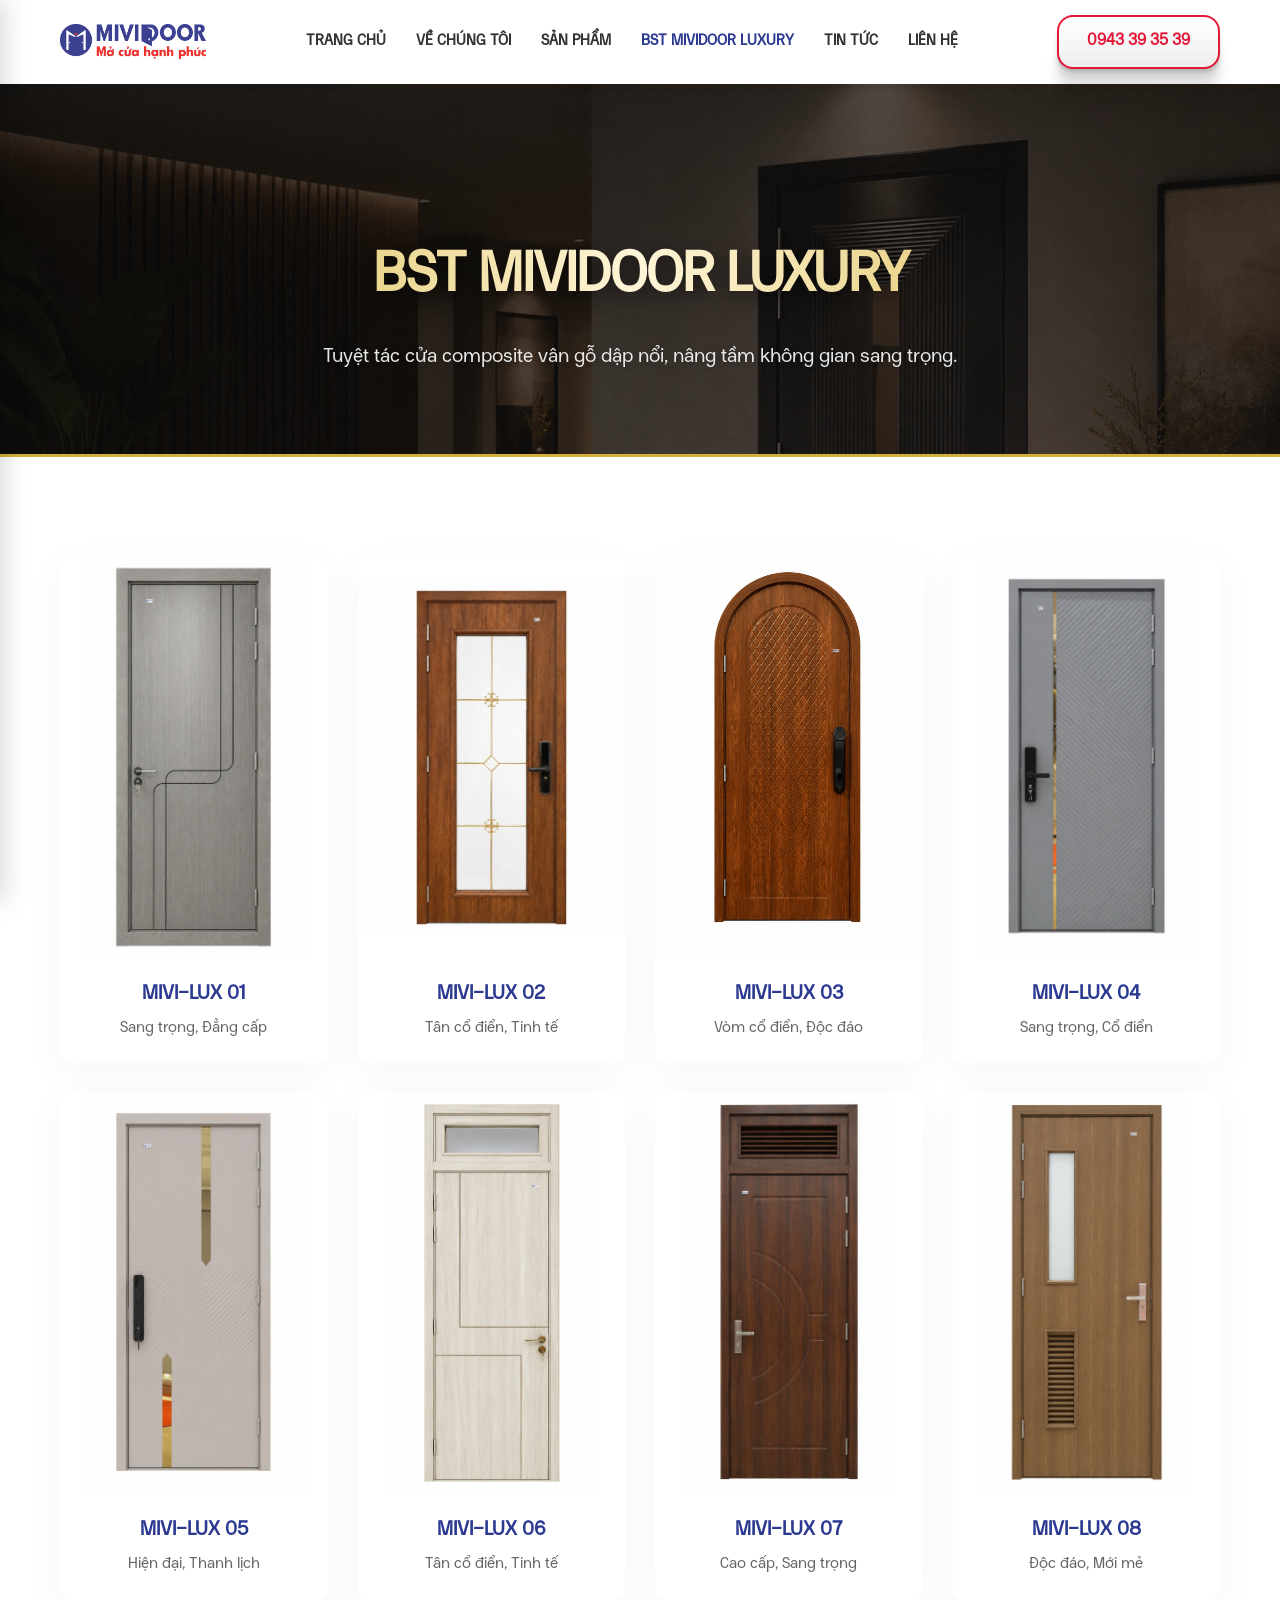
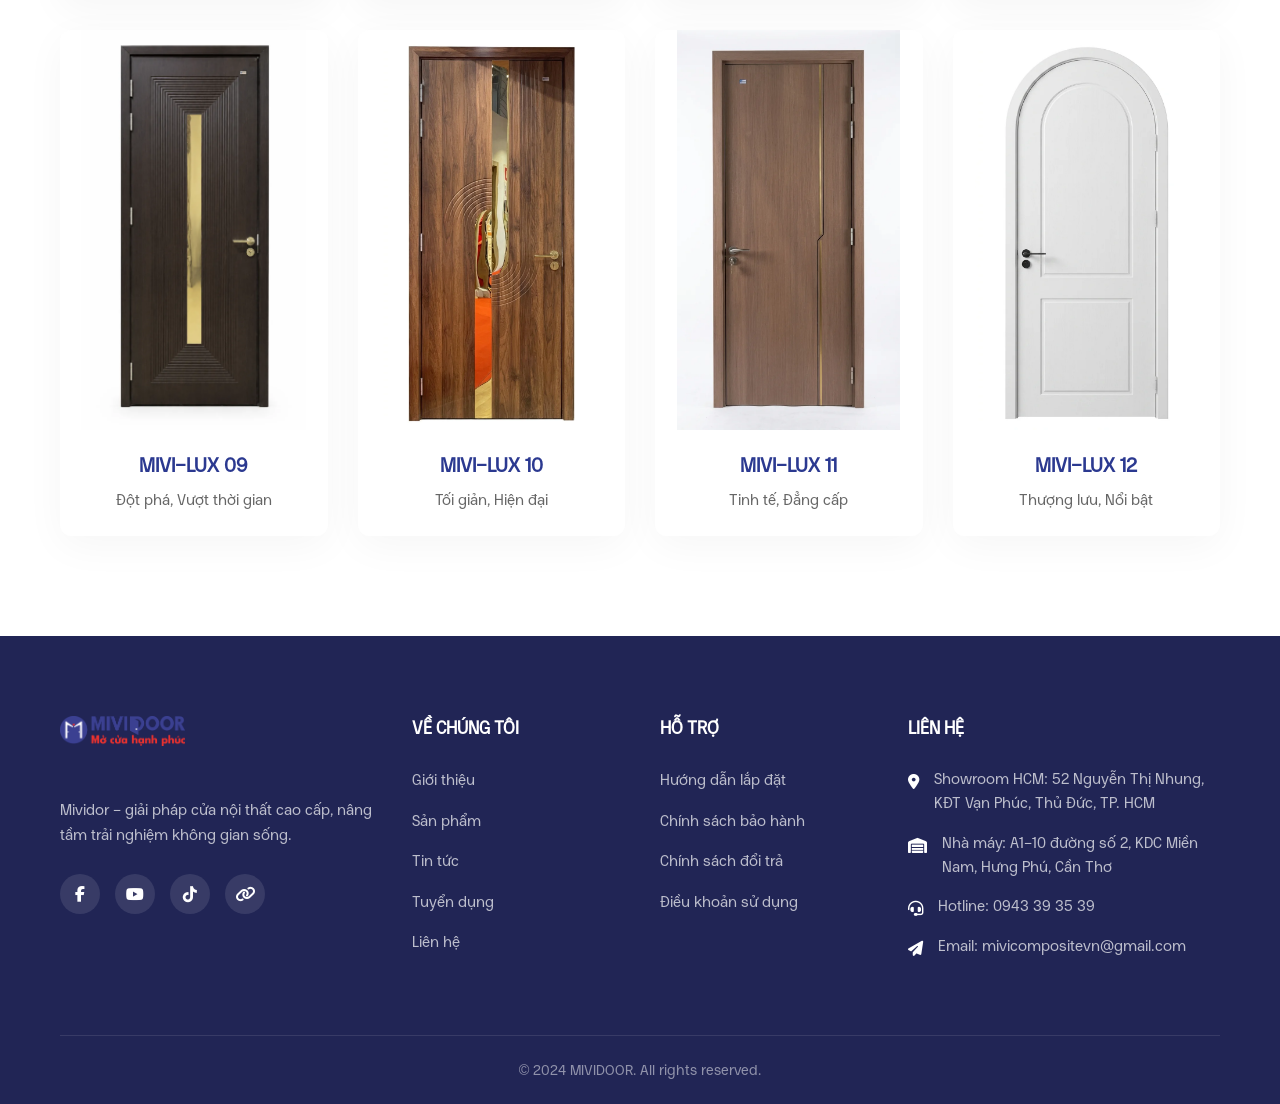
<file: bst-luxury.html>
<!DOCTYPE html>
<html lang="vi">
<head>
    <meta charset="UTF-8">
    <meta name="viewport" content="width=device-width, initial-scale=1.0">
    <title>Mivicomposite - Nhà máy cửa composite Mividoor</title>
    <meta property="og:title" content="Mivicomposite - Nhà máy cửa composite Mividoor">
    <meta property="og:type" content="website">
    <link rel="preconnect" href="https://fonts.googleapis.com">
    <link rel="preconnect" href="https://fonts.gstatic.com" crossorigin>
    <link href="https://fonts.googleapis.com/css2?family=Inter+Tight:ital,wght@0,100..900;1,100..900&display=swap" rel="stylesheet">
    <link rel="stylesheet" href="https://cdnjs.cloudflare.com/ajax/libs/font-awesome/6.4.0/css/all.min.css">
    <link rel="stylesheet" href="style.css?v=5">
</head>
<body>
    <!-- Header -->
    <header class="header">
        <div class="container">
            <a href="index.html" class="logo">
                <img src="logo.png" alt="MIVIDOOR Logo" class="logo-img">
            </a>
                        <nav class="nav">
                <ul>
                    <li><a href="index.html">TRANG CHỦ</a></li>
                    <li><a href="ve-chung-toi.html">VỀ CHÚNG TÔI</a></li>
                    <li><a href="san-pham.html">SẢN PHẨM</a></li>
                    <li><a href="bst-luxury.html" class="active">BST MIVIDOOR LUXURY</a></li>
                    <li><a href="tin-tuc.html">TIN TỨC</a></li>
                    <li><a href="lien-he.html">LIÊN HỆ</a></li>
                </ul>
            </nav>
            <div class="header-contact">
                <a href="tel:0943393539" class="btn btn-outline-danger btn-pill">0943 39 35 39</a>
            </div>
            <button class="mobile-menu-btn" id="openSidebar" style="display: none; background: none; border: none; cursor: pointer; padding: 5px; color: var(--primary-color);"><svg width="28" height="28" viewbox="0 0 24 24" fill="none" stroke="currentcolor" stroke-width="1.5" stroke-linecap="round" stroke-linejoin="round"> <line x1="3" y1="12" x2="21" y2="12"></line> <line x1="3" y1="6" x2="21" y2="6"></line> <line x1="3" y1="18" x2="21" y2="18"></line> </svg></button>
        </div>
    </header>

    <!-- Mobile Sidebar Menu -->
    <div class="mobile-sidebar-backdrop" id="sidebarBackdrop" style="position: fixed; top: 0; left: 0; width: 100%; height: 100%; background-color: rgba(0, 0, 0, 0.5); z-index: 1999; opacity: 0; visibility: hidden; transition: all 0.3s ease;"></div>
    <div class="mobile-sidebar" id="mobileSidebar" style="position: fixed; top: 0; left: -300px; width: 300px; height: 100%; background-color: var(--white); z-index: 2000; box-shadow: 5px 0 25px rgba(0,0,0,0.15); display: flex; flex-direction: column; transition: left 0.3s cubic-bezier(0.25, 0.46, 0.45, 0.94); padding: 25px; box-sizing: border-box;">
        <div class="sidebar-header" style="display: flex; justify-content: space-between; align-items: center; margin-bottom: 45px;">
            <a href="index.html" class="logo">
                <img src="logo.png" alt="MIVIDOOR Logo" class="logo-img" style="height: 35px; width: auto; object-fit: contain;">
            </a>
            <button class="close-sidebar-btn" id="closeSidebar" style="background: none; border: none; cursor: pointer; padding: 5px; color: var(--text-main); display: flex; align-items: center; justify-content: center;"><svg width="24" height="24" viewbox="0 0 24 24" fill="none" stroke="currentcolor" stroke-width="1.5" stroke-linecap="round" stroke-linejoin="round"> <line x1="18" y1="6" x2="6" y2="18"></line> <line x1="6" y1="6" x2="18" y2="18"></line> </svg></button>
        </div>
                <nav class="sidebar-nav">
            <ul style="list-style: none; padding: 0; margin: 0;">
                <li style="margin-bottom: 25px;"><a href="index.html" onclick="closeMenu()" style="font-size: 1.1rem; font-weight: 600; color: var(--text-main); text-decoration: none; text-transform: uppercase; display: block;">TRANG CHỦ</a></li>
                <li style="margin-bottom: 25px;"><a href="ve-chung-toi.html" onclick="closeMenu()" style="font-size: 1.1rem; font-weight: 600; color: var(--text-main); text-decoration: none; text-transform: uppercase; display: block;">VỀ CHÚNG TÔI</a></li>
                <li style="margin-bottom: 25px;"><a href="san-pham.html" onclick="closeMenu()" style="font-size: 1.1rem; font-weight: 600; color: var(--text-main); text-decoration: none; text-transform: uppercase; display: block;">SẢN PHẨM</a></li>
                <li style="margin-bottom: 25px;"><a href="bst-luxury.html" class="active" onclick="closeMenu()" style="font-size: 1.1rem; font-weight: 600; color: var(--text-main); text-decoration: none; text-transform: uppercase; display: block;">BST MIVIDOOR LUXURY</a></li>
                <li style="margin-bottom: 25px;"><a href="tin-tuc.html" onclick="closeMenu()" style="font-size: 1.1rem; font-weight: 600; color: var(--text-main); text-decoration: none; text-transform: uppercase; display: block;">TIN TỨC</a></li>
                <li style="margin-bottom: 25px;"><a href="lien-he.html" onclick="closeMenu()" style="font-size: 1.1rem; font-weight: 600; color: var(--text-main); text-decoration: none; text-transform: uppercase; display: block;">LIÊN HỆ</a></li>
            </ul>
        </nav>
        <div class="sidebar-footer" style="margin-top: auto; padding-top: 20px; border-top: 1px solid #eee;">
            <a href="tel:0943393539" class="btn btn-danger btn-pill w-100 text-center" style="display: block; box-sizing: border-box; text-decoration: none;">0943 39 35 39</a>
        </div>
    </div>

        <div class="premium-page-header" style="background-image: url('images/hero3-new.webp');">
        <div class="container">
            <h1>BST MIVIDOOR LUXURY</h1>
            <p>Tuyệt tác cửa composite vân gỗ dập nổi, nâng tầm không gian sang trọng.</p>
        </div>
    </div>
    <!-- BST MIVIDOOR LUXURY 2026 -->
    <section id="bst-luxury" class="luxury-collection" style="padding: 100px 0;">
        <div class="container">
            
            <div class="luxury-grid">
                <div class="luxury-card">
                    <div class="luxury-image-wrapper"><img src="images/luxury-1.webp" alt="Luxury Door 01" onerror="this.style.display='none'"></div>
                    <div class="luxury-info">
                        <h3>MIVI-LUX 01</h3>
                        <p>Sang trọng, Đẳng cấp</p>
                    </div>
                </div>
                <div class="luxury-card">
                    <div class="luxury-image-wrapper"><img src="images/luxury-2.webp" alt="Luxury Door 02" onerror="this.style.display='none'"></div>
                    <div class="luxury-info">
                        <h3>MIVI-LUX 02</h3>
                        <p>Tân cổ điển, Tinh tế</p>
                    </div>
                </div>
                <div class="luxury-card">
                    <div class="luxury-image-wrapper"><img src="images/luxury-4.webp" alt="Luxury Door 03" onerror="this.style.display='none'"></div>
                    <div class="luxury-info">
                        <h3>MIVI-LUX 03</h3>
                        <p>Vòm cổ điển, Độc đáo</p>
                    </div>
                </div>
                <div class="luxury-card">
                    <div class="luxury-image-wrapper"><img src="images/luxury-8.webp" alt="Luxury Door 04" onerror="this.style.display='none'"></div>
                    <div class="luxury-info">
                        <h3>MIVI-LUX 04</h3>
                        <p>Sang trọng, Cổ điển</p>
                    </div>
                </div>
                <div class="luxury-card">
                    <div class="luxury-image-wrapper"><img src="images/luxury-9.webp" alt="Luxury Door 05" onerror="this.style.display='none'"></div>
                    <div class="luxury-info">
                        <h3>MIVI-LUX 05</h3>
                        <p>Hiện đại, Thanh lịch</p>
                    </div>
                </div>
                <div class="luxury-card">
                    <div class="luxury-image-wrapper"><img src="images/luxury-10.webp" alt="Luxury Door 06" onerror="this.style.display='none'"></div>
                    <div class="luxury-info">
                        <h3>MIVI-LUX 06</h3>
                        <p>Tân cổ điển, Tinh tế</p>
                    </div>
                </div>
                <div class="luxury-card">
                    <div class="luxury-image-wrapper"><img src="images/luxury-11.webp" alt="Luxury Door 07" onerror="this.style.display='none'"></div>
                    <div class="luxury-info">
                        <h3>MIVI-LUX 07</h3>
                        <p>Cao cấp, Sang trọng</p>
                    </div>
                </div>
                <div class="luxury-card">
                    <div class="luxury-image-wrapper"><img src="images/luxury-12.webp" alt="Luxury Door 08" onerror="this.style.display='none'"></div>
                    <div class="luxury-info">
                        <h3>MIVI-LUX 08</h3>
                        <p>Độc đáo, Mới mẻ</p>
                    </div>
                </div>
                <div class="luxury-card">
                    <div class="luxury-image-wrapper"><img src="images/luxury-13.webp" alt="Luxury Door 09" onerror="this.style.display='none'"></div>
                    <div class="luxury-info">
                        <h3>MIVI-LUX 09</h3>
                        <p>Đột phá, Vượt thời gian</p>
                    </div>
                </div>
                <div class="luxury-card">
                    <div class="luxury-image-wrapper"><img src="images/luxury-14.webp" alt="Luxury Door 10" onerror="this.style.display='none'"></div>
                    <div class="luxury-info">
                        <h3>MIVI-LUX 10</h3>
                        <p>Tối giản, Hiện đại</p>
                    </div>
                </div>
                <div class="luxury-card">
                    <div class="luxury-image-wrapper"><img src="images/luxury-15.webp" alt="Luxury Door 11" onerror="this.style.display='none'"></div>
                    <div class="luxury-info">
                        <h3>MIVI-LUX 11</h3>
                        <p>Tinh tế, Đẳng cấp</p>
                    </div>
                </div>
                <div class="luxury-card">
                    <div class="luxury-image-wrapper"><img src="images/luxury-16.webp" alt="Luxury Door 12" onerror="this.style.display='none'"></div>
                    <div class="luxury-info">
                        <h3>MIVI-LUX 12</h3>
                        <p>Thượng lưu, Nổi bật</p>
                    </div>
                </div>

            </div>
        </div>
    </section>
    <!-- Footer -->
    <footer class="footer">
        <div class="container">
            <div class="footer-grid">
                <div class="footer-col brand-col">
                    <a href="index.html" class="logo logo-footer">
                        <img src="logo.png" alt="MIVIDOOR Logo" class="logo-img-footer">
                    </a>
                    <p>Mividor - giải pháp cửa nội thất cao cấp, nâng tầm trải nghiệm không gian sống.</p>
                    <div class="social-links">
                        <a href="#"><i class="fa-brands fa-facebook-f"></i></a>
                        <a href="#"><i class="fa-brands fa-youtube"></i></a>
                        <a href="#"><i class="fa-brands fa-tiktok"></i></a>
                        <a href="#"><i class="fa-solid fa-link"></i></a>
                    </div>
                </div>
                <div class="footer-col">
                    <h3>VỀ CHÚNG TÔI</h3>
                    <ul>
                        <li><a href="ve-chung-toi.html">Giới thiệu</a></li>
                        <li><a href="san-pham.html">Sản phẩm</a></li>
                        <li><a href="tin-tuc.html">Tin tức</a></li>
                        <li><a href="tuyen-dung.html">Tuyển dụng</a></li>
                        <li><a href="lien-he.html">Liên hệ</a></li>
                    </ul>
                </div>

                <div class="footer-col">
                    <h3>HỖ TRỢ</h3>
                    <ul>
                        <li><a href="huong-dan-lap-dat.html">Hướng dẫn lắp đặt</a></li>
                        <li><a href="chinh-sach-bao-hanh.html">Chính sách bảo hành</a></li>
                        <li><a href="chinh-sach-doi-tra.html">Chính sách đổi trả</a></li>
                        <li><a href="dieu-khoan-su-dung.html">Điều khoản sử dụng</a></li>
                    </ul>
                </div>
                <div class="footer-col contact-col">
                    <h3>LIÊN HỆ</h3>
                    <ul>
                        <li><i class="fa-solid fa-location-dot"></i> Showroom HCM: 52 Nguyễn Thị Nhung, KĐT Vạn Phúc, Thủ Đức, TP. HCM</li>
                        <li><i class="fa-solid fa-warehouse"></i> Nhà máy: A1-10 đường số 2, KDC Miền Nam, Hưng Phú, Cần Thơ</li>
                        <li><i class="fa-solid fa-headset"></i> Hotline: 0943 39 35 39</li>
                        <li><i class="fa-solid fa-paper-plane"></i> Email: mivicompositevn@gmail.com</li>
                    </ul>
                </div>
            </div>
            <div class="footer-bottom">
                <p>© 2024 MIVIDOOR. All rights reserved.</p>
            </div>
        </div>
    </footer>
    <script src="script.js?v=3"></script>
    </div>
</body>
</html>
</file>
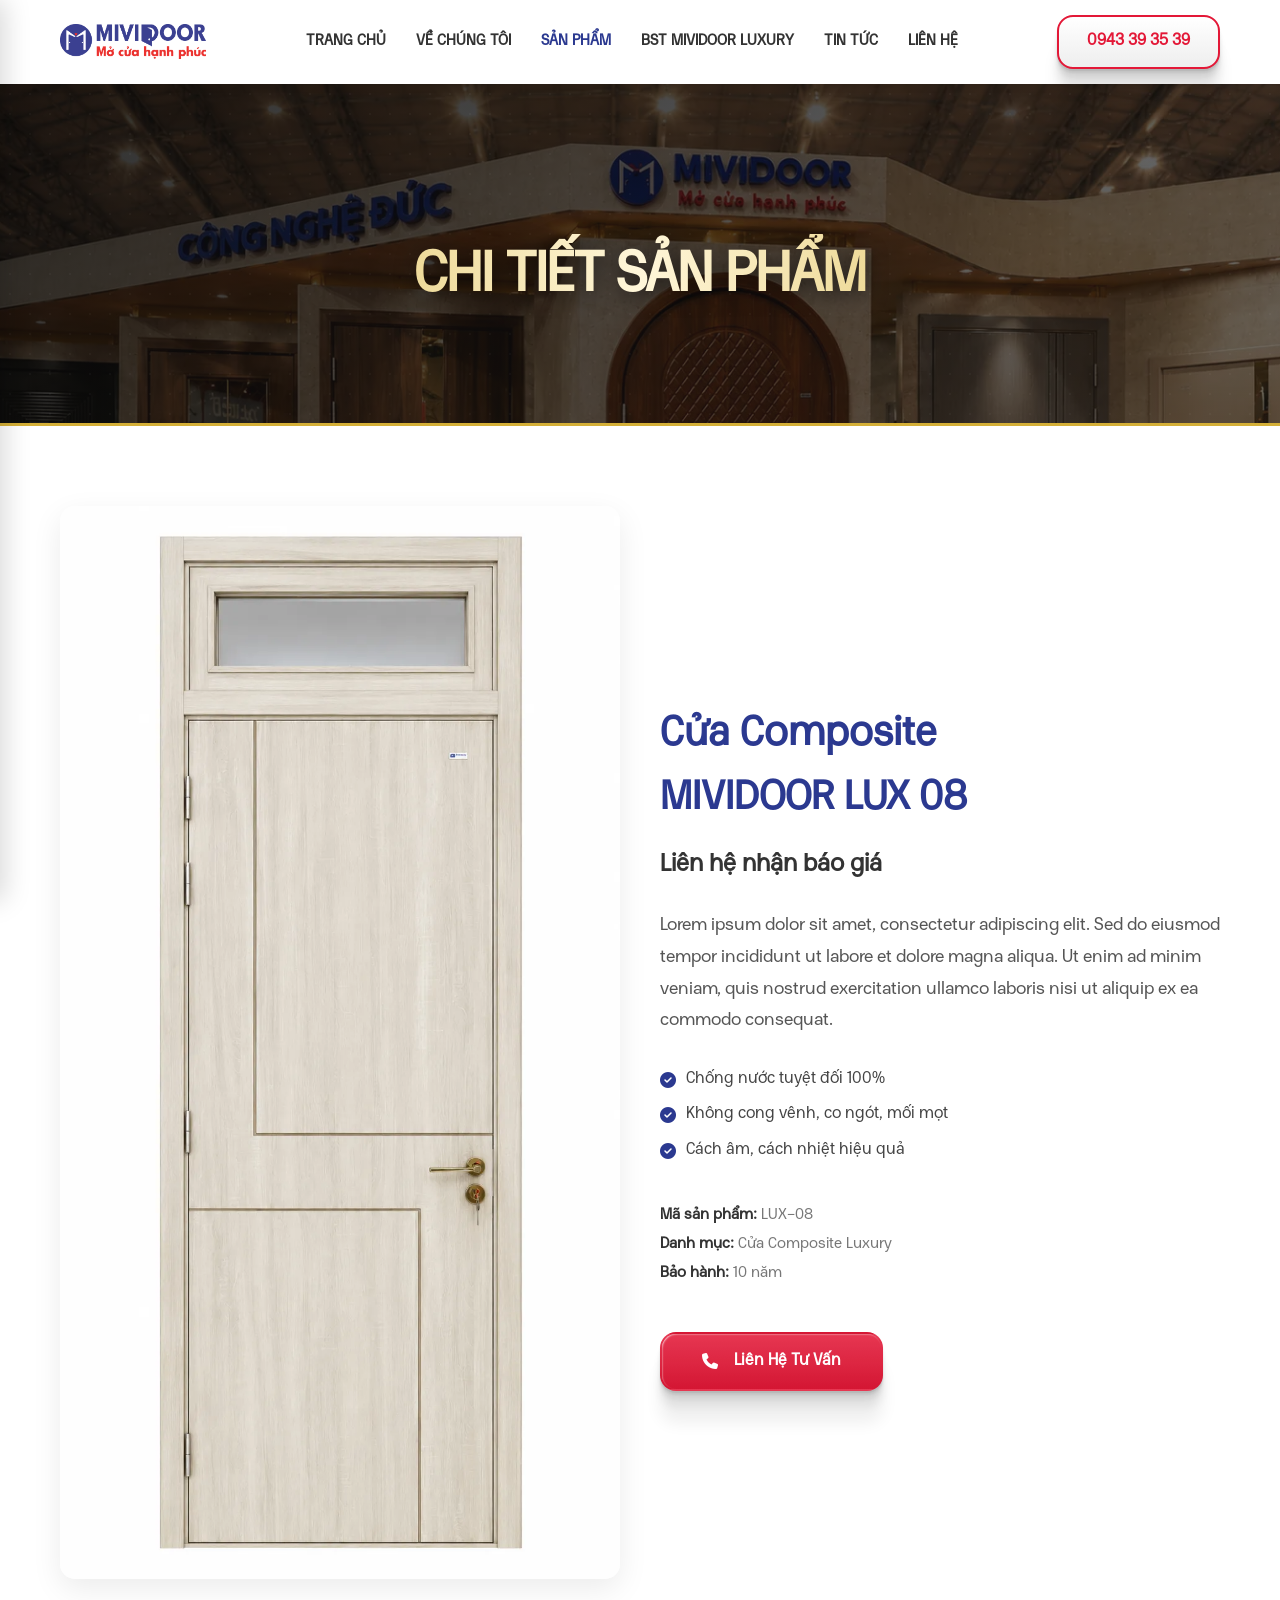
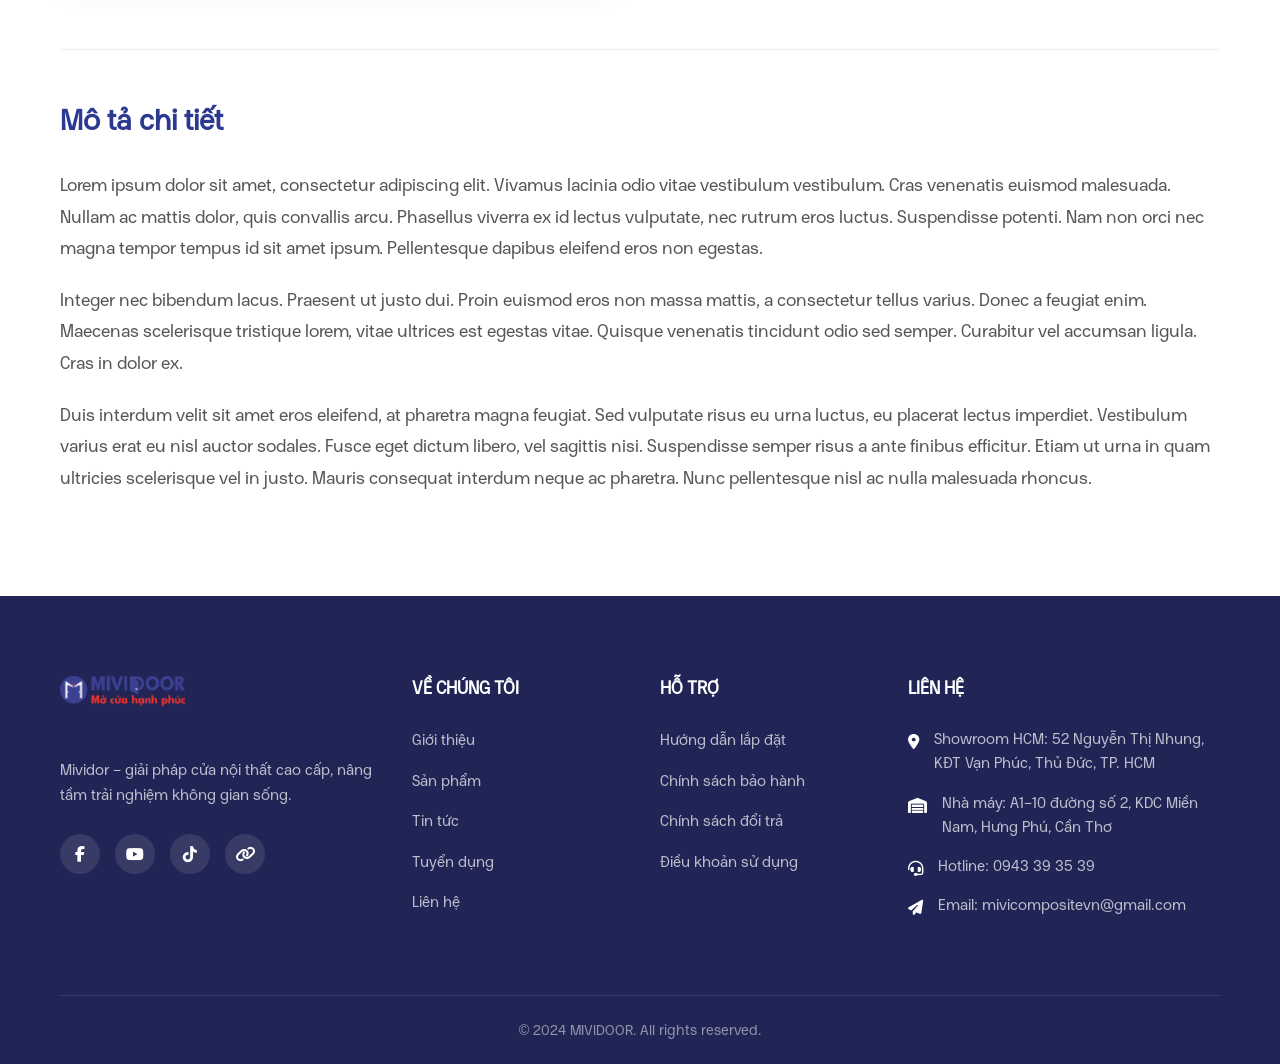
<file: chi-tiet-san-pham.html>
<!DOCTYPE html>
<html lang="vi">
<head>
    <meta charset="UTF-8">
    <meta name="viewport" content="width=device-width, initial-scale=1.0">
    <title>Chi Tiết Sản Phẩm - Mivicomposite</title>
    <meta property="og:title" content="Chi Tiết Sản Phẩm - Mivicomposite">
    <meta property="og:type" content="website">
    <link rel="preconnect" href="https://fonts.googleapis.com">
    <link rel="preconnect" href="https://fonts.gstatic.com" crossorigin>
    <link href="https://fonts.googleapis.com/css2?family=Inter+Tight:ital,wght@0,100..900;1,100..900&display=swap" rel="stylesheet">
    <link rel="stylesheet" href="https://cdnjs.cloudflare.com/ajax/libs/font-awesome/6.4.0/css/all.min.css">
    <link rel="stylesheet" href="style.css?v=6">
    <style>
        .product-detail-section { padding: 80px 0; background-color: #fff; }
        .product-detail-grid { display: flex; flex-wrap: wrap; gap: 40px; margin-bottom: 60px; }
        .product-image-col { flex: 1; min-width: 300px; }
        .product-main-img { width: 100%; height: auto; border-radius: 15px; box-shadow: 0 10px 30px rgba(0,0,0,0.08); object-fit: contain; }
        .product-info-col { flex: 1; min-width: 300px; display: flex; flex-direction: column; justify-content: center; }
        .product-title { font-size: 2.5rem; color: var(--primary-color); margin-bottom: 15px; font-weight: 800; }
        .product-price { font-size: 1.5rem; color: var(--danger); font-weight: 700; margin-bottom: 25px; }
        .product-short-desc { color: #555; line-height: 1.8; margin-bottom: 30px; font-size: 1.1rem; }
        .product-features { list-style: none; padding: 0; margin-bottom: 30px; }
        .product-features li { margin-bottom: 10px; display: flex; align-items: center; gap: 10px; color: #444; }
        .product-features li i { color: var(--primary-color); }
        .product-meta { margin-bottom: 30px; font-size: 0.95rem; color: #777; }
        .product-meta span { display: block; margin-bottom: 5px; }
        .product-meta strong { color: #333; }
        
        .product-content-tabs { margin-top: 60px; border-top: 1px solid #eee; padding-top: 50px; }
        .product-content-tabs h3 { font-size: 1.8rem; color: var(--primary-color); margin-bottom: 25px; }
        .product-long-desc { color: #555; line-height: 1.8; font-size: 1.1rem; }
        .product-long-desc p { margin-bottom: 20px; }
        
        @media (max-width: 768px) {
            .product-detail-grid { flex-direction: column; gap: 30px; }
            .product-title { font-size: 2rem; }
        }
    </style>
</head>
<body>
    <!-- Header -->
    <header class="header">
        <div class="container">
            <a href="index.html" class="logo">
                <img src="logo.png" alt="MIVIDOOR Logo" class="logo-img">
            </a>
            <nav class="nav">
                <ul>
                    <li><a href="index.html">TRANG CHỦ</a></li>
                    <li><a href="ve-chung-toi.html">VỀ CHÚNG TÔI</a></li>
                    <li><a href="san-pham.html" class="active">SẢN PHẨM</a></li>
                    <li><a href="bst-luxury.html">BST MIVIDOOR LUXURY</a></li>
                    <li><a href="tin-tuc.html">TIN TỨC</a></li>
                    <li><a href="lien-he.html">LIÊN HỆ</a></li>
                </ul>
            </nav>
            <div class="header-contact">
                <a href="tel:0943393539" class="btn btn-outline-danger btn-pill">0943 39 35 39</a>
            </div>
            <button class="mobile-menu-btn" id="openSidebar" style="display: none; background: none; border: none; cursor: pointer; padding: 5px; color: var(--primary-color);">
                <svg width="28" height="28" viewbox="0 0 24 24" fill="none" stroke="currentcolor" stroke-width="1.5" stroke-linecap="round" stroke-linejoin="round"> <line x1="3" y1="12" x2="21" y2="12"></line> <line x1="3" y1="6" x2="21" y2="6"></line> <line x1="3" y1="18" x2="21" y2="18"></line> </svg>
            </button>
        </div>
    </header>

    <!-- Mobile Sidebar Menu -->
    <div class="mobile-sidebar-backdrop" id="sidebarBackdrop" style="position: fixed; top: 0; left: 0; width: 100%; height: 100%; background-color: rgba(0, 0, 0, 0.5); z-index: 1999; opacity: 0; visibility: hidden; transition: all 0.3s ease;"></div>
    <div class="mobile-sidebar" id="mobileSidebar" style="position: fixed; top: 0; left: -300px; width: 300px; height: 100%; background-color: var(--white); z-index: 2000; box-shadow: 5px 0 25px rgba(0,0,0,0.15); display: flex; flex-direction: column; transition: left 0.3s cubic-bezier(0.25, 0.46, 0.45, 0.94); padding: 25px; box-sizing: border-box;">
        <div class="sidebar-header" style="display: flex; justify-content: space-between; align-items: center; margin-bottom: 45px;">
            <a href="index.html" class="logo">
                <img src="logo.png" alt="MIVIDOOR Logo" class="logo-img" style="height: 35px; width: auto; object-fit: contain;">
            </a>
            <button class="close-sidebar-btn" id="closeSidebar" style="background: none; border: none; cursor: pointer; padding: 5px; color: var(--text-main); display: flex; align-items: center; justify-content: center;"><svg width="24" height="24" viewbox="0 0 24 24" fill="none" stroke="currentcolor" stroke-width="1.5" stroke-linecap="round" stroke-linejoin="round"> <line x1="18" y1="6" x2="6" y2="18"></line> <line x1="6" y1="6" x2="18" y2="18"></line> </svg></button>
        </div>
        <nav class="sidebar-nav">
            <ul style="list-style: none; padding: 0; margin: 0;">
                <li style="margin-bottom: 25px;"><a href="index.html" onclick="closeMenu()" style="font-size: 1.1rem; font-weight: 600; color: var(--text-main); text-decoration: none; text-transform: uppercase; display: block;">TRANG CHỦ</a></li>
                <li style="margin-bottom: 25px;"><a href="ve-chung-toi.html" onclick="closeMenu()" style="font-size: 1.1rem; font-weight: 600; color: var(--text-main); text-decoration: none; text-transform: uppercase; display: block;">VỀ CHÚNG TÔI</a></li>
                <li style="margin-bottom: 25px;"><a href="san-pham.html" class="active" onclick="closeMenu()" style="font-size: 1.1rem; font-weight: 600; color: var(--text-main); text-decoration: none; text-transform: uppercase; display: block;">SẢN PHẨM</a></li>
                <li style="margin-bottom: 25px;"><a href="bst-luxury.html" onclick="closeMenu()" style="font-size: 1.1rem; font-weight: 600; color: var(--text-main); text-decoration: none; text-transform: uppercase; display: block;">BST MIVIDOOR LUXURY</a></li>
                <li style="margin-bottom: 25px;"><a href="tin-tuc.html" onclick="closeMenu()" style="font-size: 1.1rem; font-weight: 600; color: var(--text-main); text-decoration: none; text-transform: uppercase; display: block;">TIN TỨC</a></li>
                <li style="margin-bottom: 25px;"><a href="lien-he.html" onclick="closeMenu()" style="font-size: 1.1rem; font-weight: 600; color: var(--text-main); text-decoration: none; text-transform: uppercase; display: block;">LIÊN HỆ</a></li>
            </ul>
        </nav>
        <div class="sidebar-footer" style="margin-top: auto; padding-top: 20px; border-top: 1px solid #eee;">
            <a href="tel:0943393539" class="btn btn-danger btn-pill w-100 text-center" style="display: block; box-sizing: border-box; text-decoration: none;">0943 39 35 39</a>
        </div>
    </div>

    <!-- Page Header -->
    <div class="premium-page-header" style="background-image: url('images/hero2-new.webp');">
        <div class="container text-center">
            <h1>Chi Tiết Sản Phẩm</h1>
        </div>
    </div>

    <!-- Product Detail Section -->
    <section class="product-detail-section">
        <div class="container">
            <div class="product-detail-grid">
                <!-- Image Gallery -->
                <div class="product-image-col">
                    <img src="images/luxury-10.webp" alt="Mẫu cửa composite" class="product-main-img" onerror="this.style.display='none'">
                </div>
                
                <!-- Info -->
                <div class="product-info-col">
                    <h1 class="product-title">Cửa Composite MIVIDOOR LUX 08</h1>
                    <div class="product-price">Liên hệ nhận báo giá</div>
                    
                    <div class="product-short-desc">
                        Lorem ipsum dolor sit amet, consectetur adipiscing elit. Sed do eiusmod tempor incididunt ut labore et dolore magna aliqua. Ut enim ad minim veniam, quis nostrud exercitation ullamco laboris nisi ut aliquip ex ea commodo consequat.
                    </div>
                    
                    <ul class="product-features">
                        <li><i class="fa-solid fa-check-circle"></i> Chống nước tuyệt đối 100%</li>
                        <li><i class="fa-solid fa-check-circle"></i> Không cong vênh, co ngót, mối mọt</li>
                        <li><i class="fa-solid fa-check-circle"></i> Cách âm, cách nhiệt hiệu quả</li>

                    </ul>
                    
                    <div class="product-meta">
                        <span><strong>Mã sản phẩm:</strong> LUX-08</span>
                        <span><strong>Danh mục:</strong> Cửa Composite Luxury</span>
                        <span><strong>Bảo hành:</strong> 10 năm</span>
                    </div>
                    
                    <div style="margin-top: 10px;">
                        <a href="tel:0943393539" class="btn btn-danger btn-pill" style="padding: 15px 40px; font-size: 1.1rem;"><i class="fa-solid fa-phone" style="margin-right: 8px;"></i> Liên Hệ Tư Vấn</a>
                    </div>
                </div>
            </div>
            
            <!-- Long Description Tabs -->
            <div class="product-content-tabs">
                <h3>Mô tả chi tiết</h3>
                <div class="product-long-desc">
                    <p>Lorem ipsum dolor sit amet, consectetur adipiscing elit. Vivamus lacinia odio vitae vestibulum vestibulum. Cras venenatis euismod malesuada. Nullam ac mattis dolor, quis convallis arcu. Phasellus viverra ex id lectus vulputate, nec rutrum eros luctus. Suspendisse potenti. Nam non orci nec magna tempor tempus id sit amet ipsum. Pellentesque dapibus eleifend eros non egestas.</p>
                    
                    <p>Integer nec bibendum lacus. Praesent ut justo dui. Proin euismod eros non massa mattis, a consectetur tellus varius. Donec a feugiat enim. Maecenas scelerisque tristique lorem, vitae ultrices est egestas vitae. Quisque venenatis tincidunt odio sed semper. Curabitur vel accumsan ligula. Cras in dolor ex.</p>
                    
                    <p>Duis interdum velit sit amet eros eleifend, at pharetra magna feugiat. Sed vulputate risus eu urna luctus, eu placerat lectus imperdiet. Vestibulum varius erat eu nisl auctor sodales. Fusce eget dictum libero, vel sagittis nisi. Suspendisse semper risus a ante finibus efficitur. Etiam ut urna in quam ultricies scelerisque vel in justo. Mauris consequat interdum neque ac pharetra. Nunc pellentesque nisl ac nulla malesuada rhoncus.</p>
                </div>
            </div>
        </div>
    </section>

    <!-- Footer -->
    <footer class="footer">
        <div class="container">
            <div class="footer-grid">
                <div class="footer-col brand-col">
                    <a href="index.html" class="logo logo-footer">
                        <img src="logo.png" alt="MIVIDOOR Logo" class="logo-img-footer">
                    </a>
                    <p>Mividor - giải pháp cửa nội thất cao cấp, nâng tầm trải nghiệm không gian sống.</p>
                    <div class="social-links">
                        <a href="#"><i class="fa-brands fa-facebook-f"></i></a>
                        <a href="#"><i class="fa-brands fa-youtube"></i></a>
                        <a href="#"><i class="fa-brands fa-tiktok"></i></a>
                        <a href="#"><i class="fa-solid fa-link"></i></a>
                    </div>
                </div>
                <div class="footer-col">
                    <h3>VỀ CHÚNG TÔI</h3>
                    <ul>
                        <li><a href="ve-chung-toi.html">Giới thiệu</a></li>
                        <li><a href="san-pham.html">Sản phẩm</a></li>
                        <li><a href="tin-tuc.html">Tin tức</a></li>
                        <li><a href="tuyen-dung.html">Tuyển dụng</a></li>
                        <li><a href="lien-he.html">Liên hệ</a></li>
                    </ul>
                </div>
                <div class="footer-col">
                    <h3>HỖ TRỢ</h3>
                    <ul>
                        <li><a href="huong-dan-lap-dat.html">Hướng dẫn lắp đặt</a></li>
                        <li><a href="chinh-sach-bao-hanh.html">Chính sách bảo hành</a></li>
                        <li><a href="chinh-sach-doi-tra.html">Chính sách đổi trả</a></li>
                        <li><a href="dieu-khoan-su-dung.html">Điều khoản sử dụng</a></li>
                    </ul>
                </div>
                <div class="footer-col contact-col">
                    <h3>LIÊN HỆ</h3>
                    <ul>
                        <li><i class="fa-solid fa-location-dot"></i> Showroom HCM: 52 Nguyễn Thị Nhung, KĐT Vạn Phúc, Thủ Đức, TP. HCM</li>
                        <li><i class="fa-solid fa-warehouse"></i> Nhà máy: A1-10 đường số 2, KDC Miền Nam, Hưng Phú, Cần Thơ</li>
                        <li><i class="fa-solid fa-headset"></i> Hotline: 0943 39 35 39</li>
                        <li><i class="fa-solid fa-paper-plane"></i> Email: mivicompositevn@gmail.com</li>
                    </ul>
                </div>
            </div>
            <div class="footer-bottom">
                <p>© 2024 MIVIDOOR. All rights reserved.</p>
            </div>
        </div>
    </footer>
    
    <script src="script.js?v=4"></script>
</body>
</html>
</file>
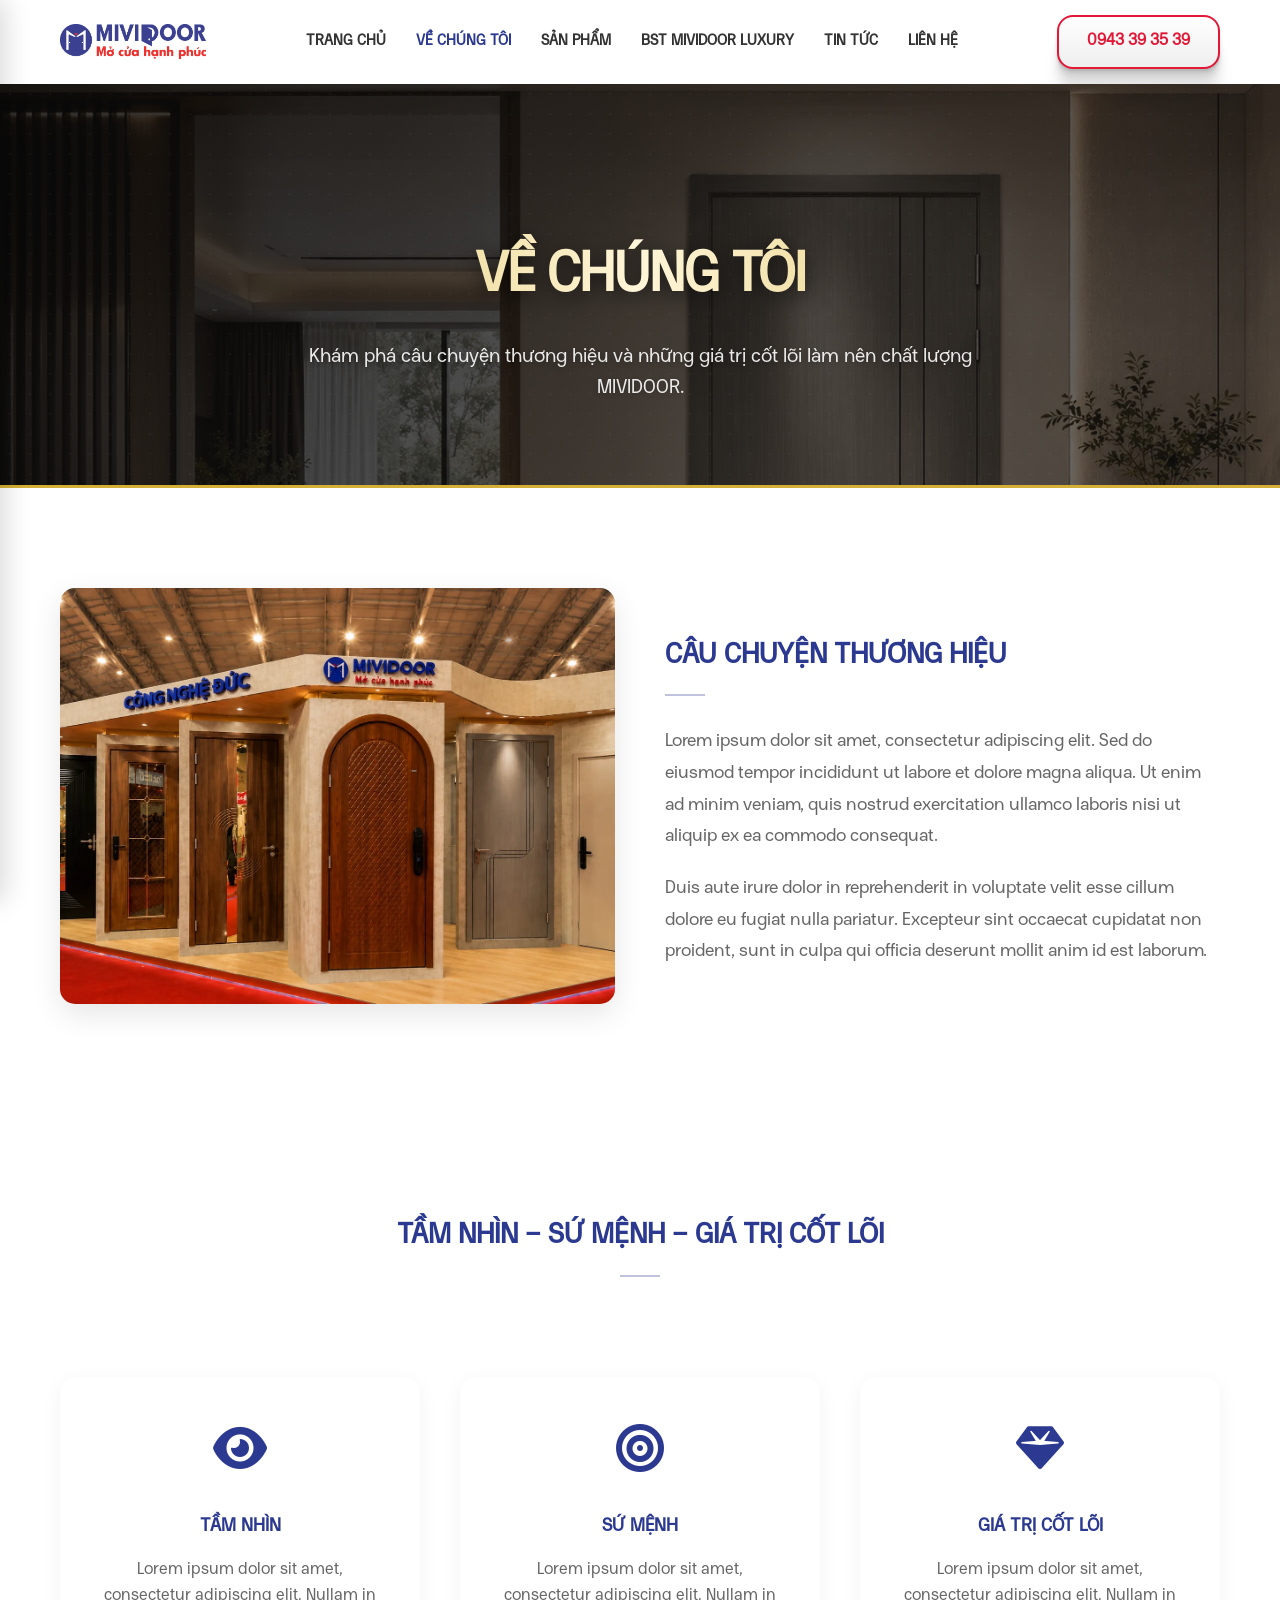
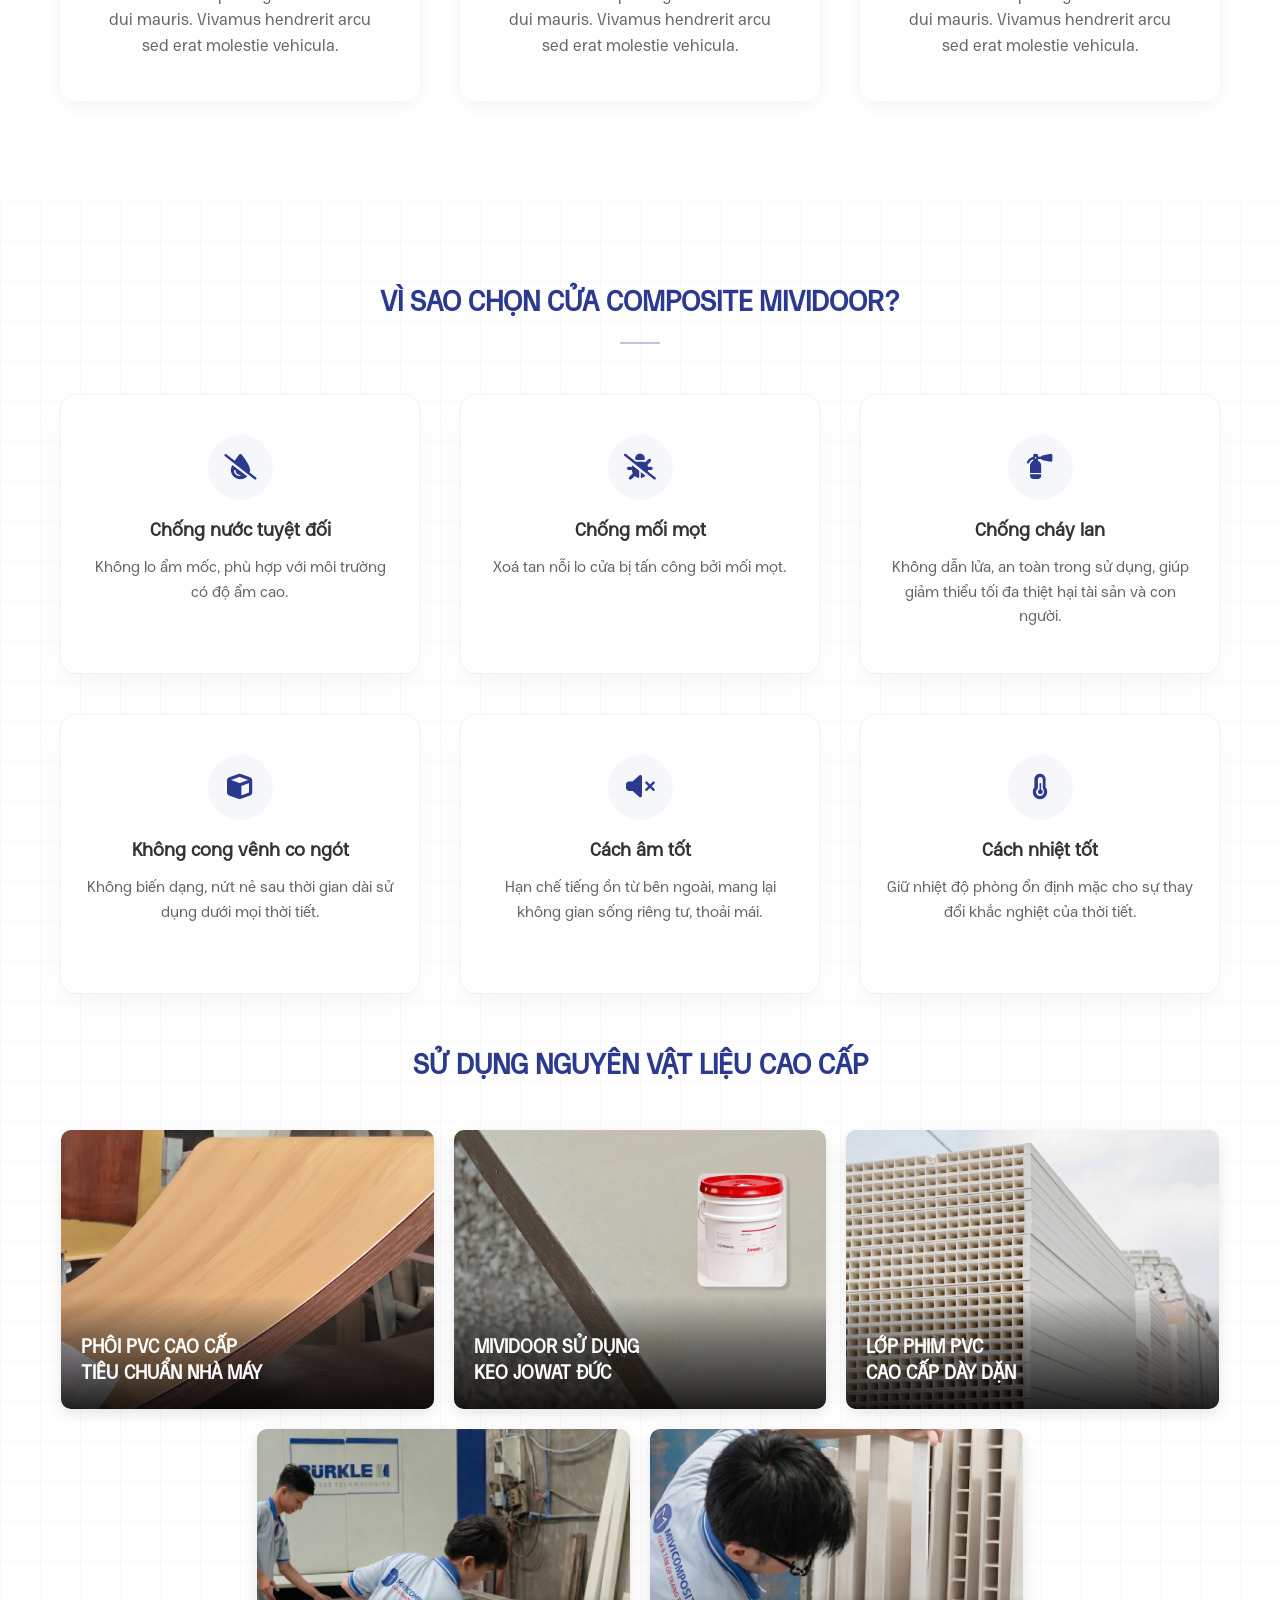
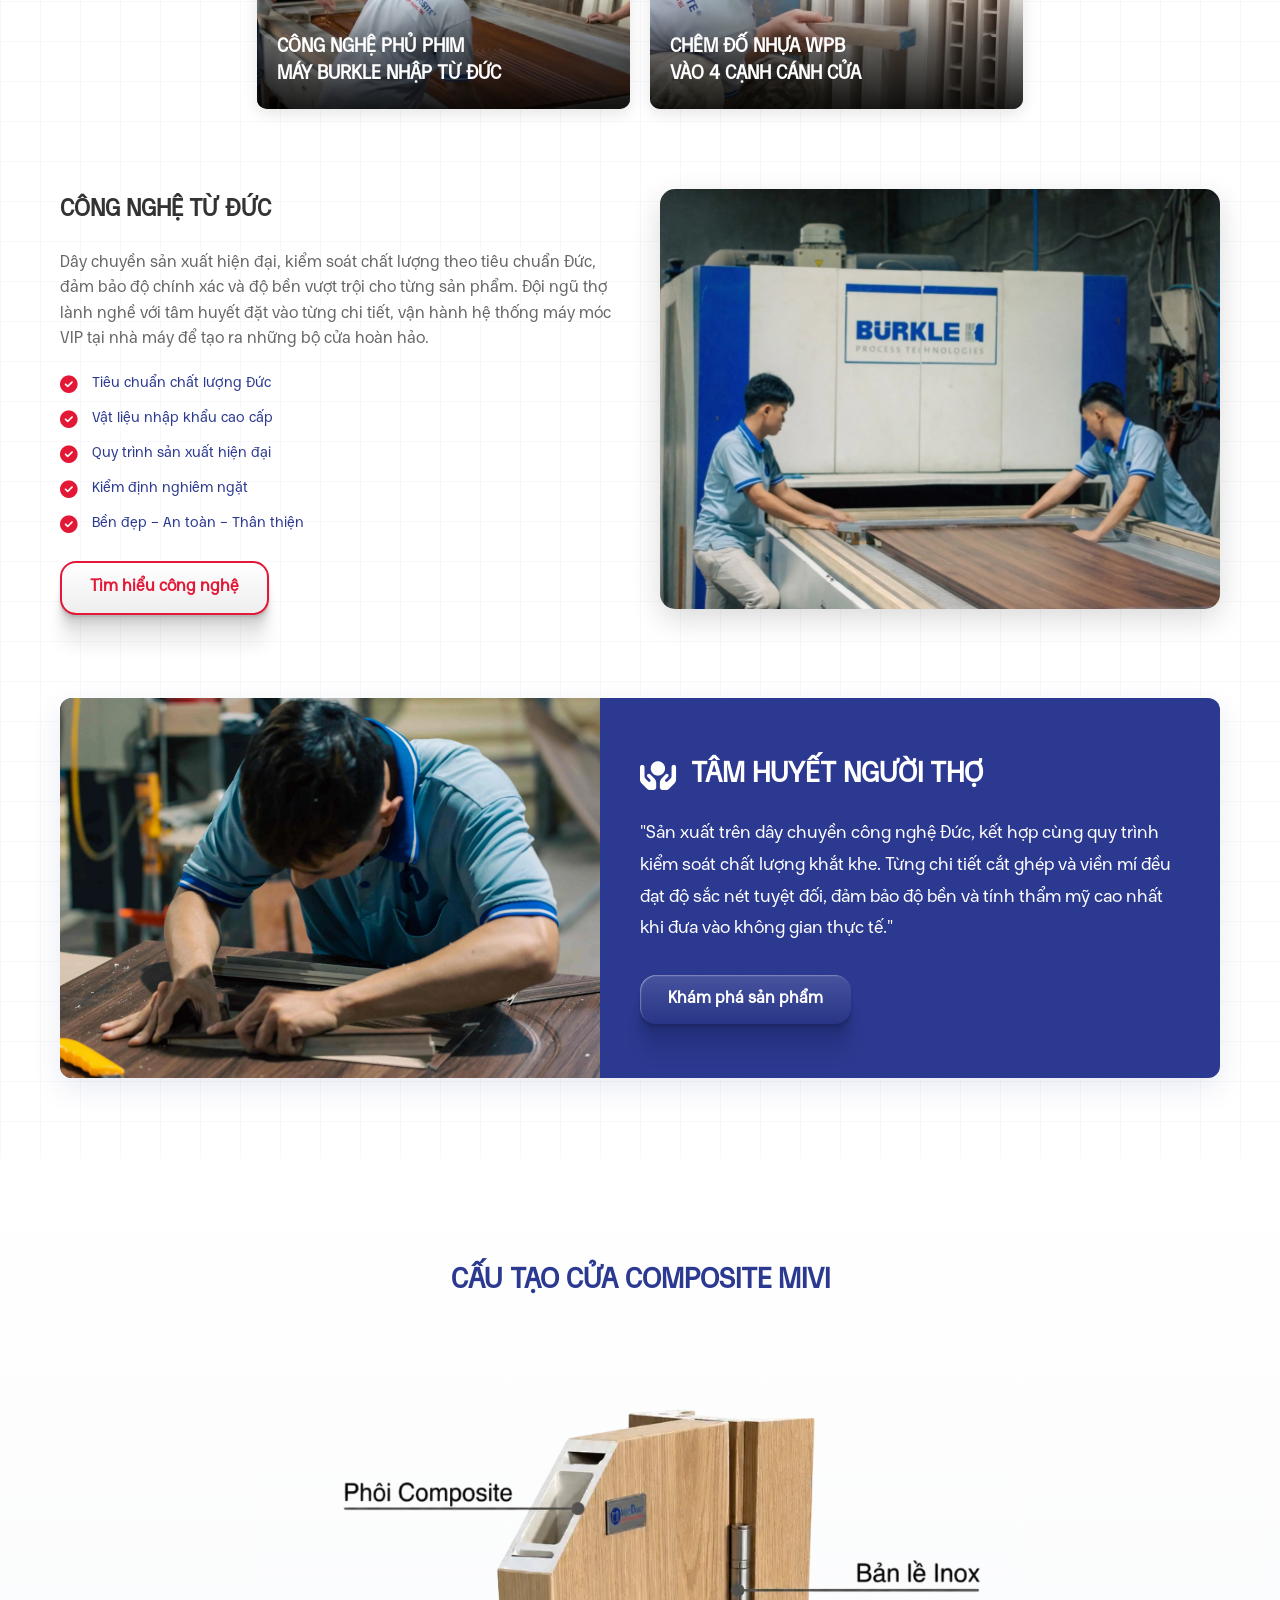
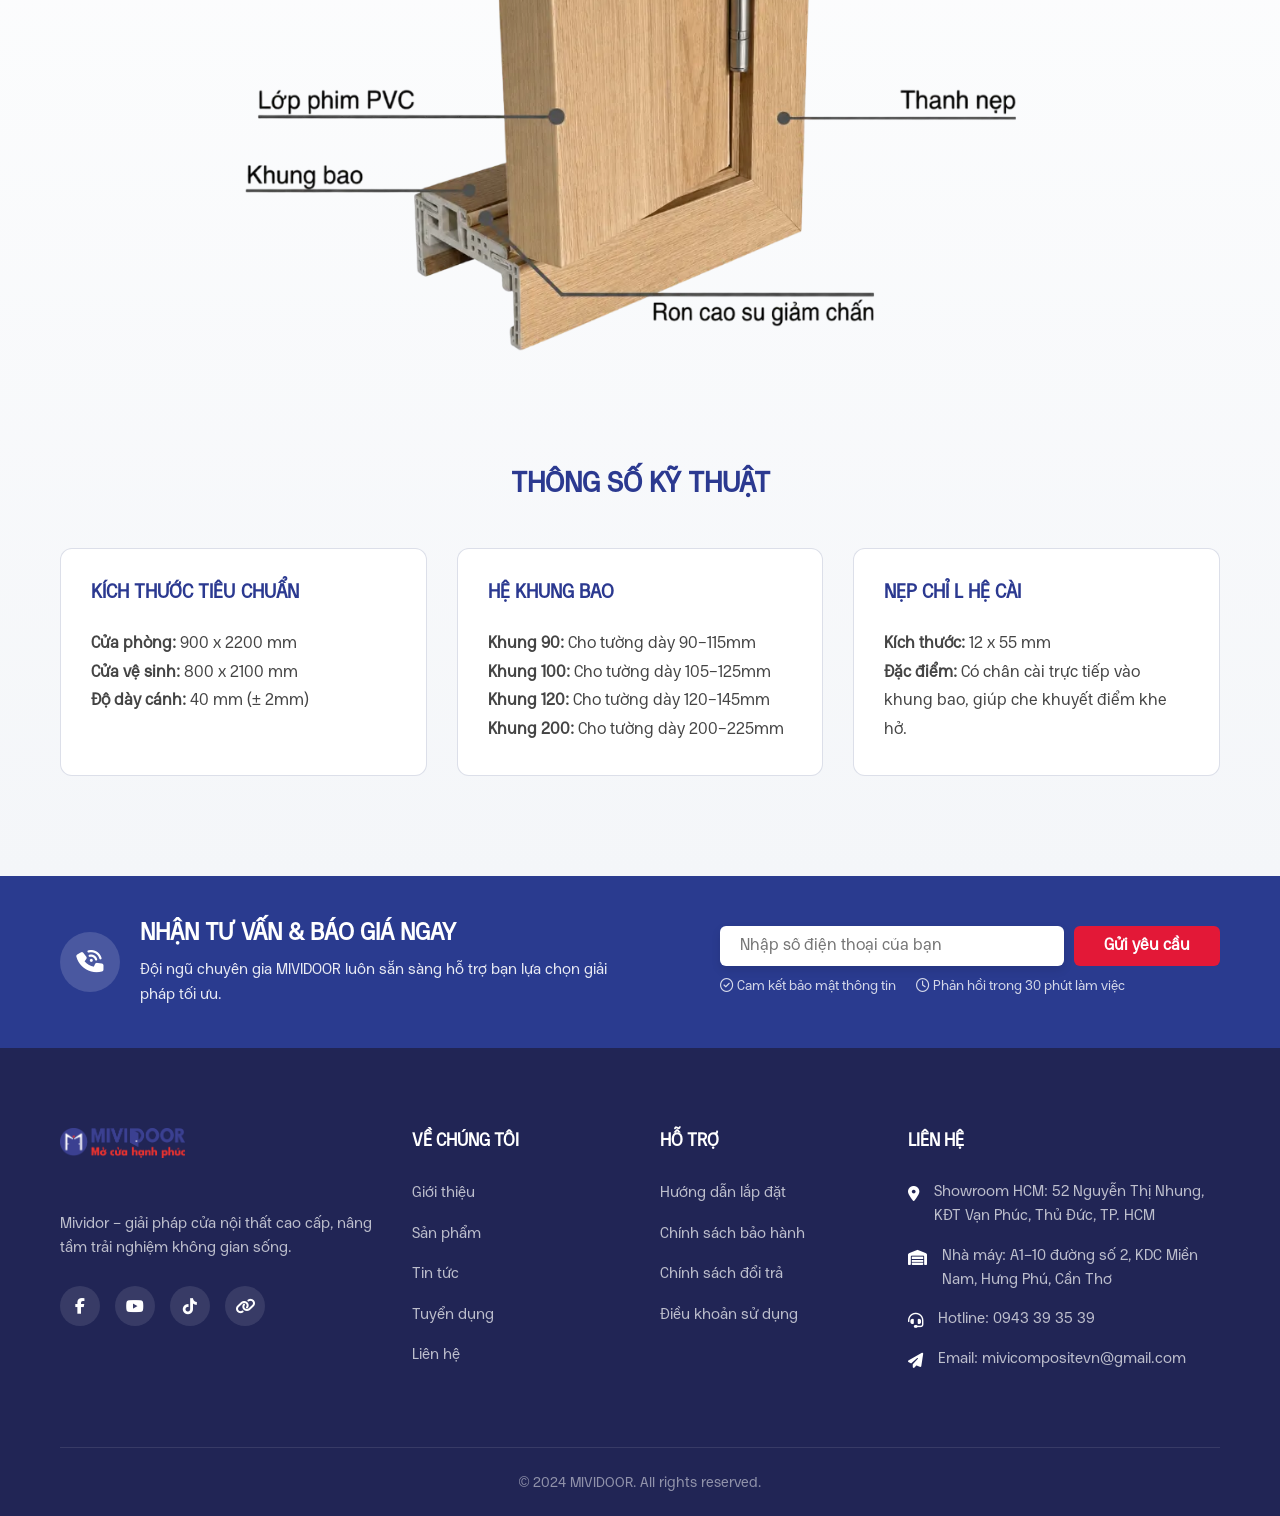
<file: ve-chung-toi.html>
<!DOCTYPE html>
<html lang="vi">
<head>
    <meta charset="UTF-8">
    <meta name="viewport" content="width=device-width, initial-scale=1.0">
    <title>Mivicomposite - Nhà máy cửa composite Mividoor</title>
    <meta property="og:title" content="Mivicomposite - Nhà máy cửa composite Mividoor">
    <meta property="og:type" content="website">
    <link rel="preconnect" href="https://fonts.googleapis.com">
    <link rel="preconnect" href="https://fonts.gstatic.com" crossorigin>
    <link href="https://fonts.googleapis.com/css2?family=Inter+Tight:ital,wght@0,100..900;1,100..900&display=swap" rel="stylesheet">
    <link rel="stylesheet" href="https://cdnjs.cloudflare.com/ajax/libs/font-awesome/6.4.0/css/all.min.css">
    <link rel="stylesheet" href="style.css?v=5">
</head>
<body>
    <!-- Header -->
    <header class="header">
        <div class="container">
            <a href="index.html" class="logo">
                <img src="logo.png" alt="MIVIDOOR Logo" class="logo-img">
            </a>
                        <nav class="nav">
                <ul>
                    <li><a href="index.html">TRANG CHỦ</a></li>
                    <li><a href="ve-chung-toi.html" class="active">VỀ CHÚNG TÔI</a></li>
                    <li><a href="san-pham.html">SẢN PHẨM</a></li>
                    <li><a href="bst-luxury.html">BST MIVIDOOR LUXURY</a></li>
                    <li><a href="tin-tuc.html">TIN TỨC</a></li>
                    <li><a href="lien-he.html">LIÊN HỆ</a></li>
                </ul>
            </nav>
            <div class="header-contact">
                <a href="tel:0943393539" class="btn btn-outline-danger btn-pill">0943 39 35 39</a>
            </div>
            <button class="mobile-menu-btn" id="openSidebar" style="display: none; background: none; border: none; cursor: pointer; padding: 5px; color: var(--primary-color);"><svg width="28" height="28" viewbox="0 0 24 24" fill="none" stroke="currentcolor" stroke-width="1.5" stroke-linecap="round" stroke-linejoin="round"> <line x1="3" y1="12" x2="21" y2="12"></line> <line x1="3" y1="6" x2="21" y2="6"></line> <line x1="3" y1="18" x2="21" y2="18"></line> </svg></button>
        </div>
    </header>

    <!-- Mobile Sidebar Menu -->
    <div class="mobile-sidebar-backdrop" id="sidebarBackdrop" style="position: fixed; top: 0; left: 0; width: 100%; height: 100%; background-color: rgba(0, 0, 0, 0.5); z-index: 1999; opacity: 0; visibility: hidden; transition: all 0.3s ease;"></div>
    <div class="mobile-sidebar" id="mobileSidebar" style="position: fixed; top: 0; left: -300px; width: 300px; height: 100%; background-color: var(--white); z-index: 2000; box-shadow: 5px 0 25px rgba(0,0,0,0.15); display: flex; flex-direction: column; transition: left 0.3s cubic-bezier(0.25, 0.46, 0.45, 0.94); padding: 25px; box-sizing: border-box;">
        <div class="sidebar-header" style="display: flex; justify-content: space-between; align-items: center; margin-bottom: 45px;">
            <a href="index.html" class="logo">
                <img src="logo.png" alt="MIVIDOOR Logo" class="logo-img" style="height: 35px; width: auto; object-fit: contain;">
            </a>
            <button class="close-sidebar-btn" id="closeSidebar" style="background: none; border: none; cursor: pointer; padding: 5px; color: var(--text-main); display: flex; align-items: center; justify-content: center;"><svg width="24" height="24" viewbox="0 0 24 24" fill="none" stroke="currentcolor" stroke-width="1.5" stroke-linecap="round" stroke-linejoin="round"> <line x1="18" y1="6" x2="6" y2="18"></line> <line x1="6" y1="6" x2="18" y2="18"></line> </svg></button>
        </div>
                <nav class="sidebar-nav">
            <ul style="list-style: none; padding: 0; margin: 0;">
                <li style="margin-bottom: 25px;"><a href="index.html" onclick="closeMenu()" style="font-size: 1.1rem; font-weight: 600; color: var(--text-main); text-decoration: none; text-transform: uppercase; display: block;">TRANG CHỦ</a></li>
                <li style="margin-bottom: 25px;"><a href="ve-chung-toi.html" class="active" onclick="closeMenu()" style="font-size: 1.1rem; font-weight: 600; color: var(--text-main); text-decoration: none; text-transform: uppercase; display: block;">VỀ CHÚNG TÔI</a></li>
                <li style="margin-bottom: 25px;"><a href="san-pham.html" onclick="closeMenu()" style="font-size: 1.1rem; font-weight: 600; color: var(--text-main); text-decoration: none; text-transform: uppercase; display: block;">SẢN PHẨM</a></li>
                <li style="margin-bottom: 25px;"><a href="bst-luxury.html" onclick="closeMenu()" style="font-size: 1.1rem; font-weight: 600; color: var(--text-main); text-decoration: none; text-transform: uppercase; display: block;">BST MIVIDOOR LUXURY</a></li>
                <li style="margin-bottom: 25px;"><a href="tin-tuc.html" onclick="closeMenu()" style="font-size: 1.1rem; font-weight: 600; color: var(--text-main); text-decoration: none; text-transform: uppercase; display: block;">TIN TỨC</a></li>
                <li style="margin-bottom: 25px;"><a href="lien-he.html" onclick="closeMenu()" style="font-size: 1.1rem; font-weight: 600; color: var(--text-main); text-decoration: none; text-transform: uppercase; display: block;">LIÊN HỆ</a></li>
            </ul>
        </nav>
        <div class="sidebar-footer" style="margin-top: auto; padding-top: 20px; border-top: 1px solid #eee;">
            <a href="tel:0943393539" class="btn btn-danger btn-pill w-100 text-center" style="display: block; box-sizing: border-box; text-decoration: none;">0943 39 35 39</a>
        </div>
    </div>

        <div class="premium-page-header" style="background-image: url('images/hero1-new.webp');">
        <div class="container">
            <h1>VỀ CHÚNG TÔI</h1>
            <p>Khám phá câu chuyện thương hiệu và những giá trị cốt lõi làm nên chất lượng MIVIDOOR.</p>
        </div>
    </div>
    
    <!-- Brand Story -->
    <section class="brand-story" style="padding: 100px 0;">
        <div class="container">
            <div style="display: flex; flex-wrap: wrap; gap: 50px; align-items: center;">
                <div style="flex: 1; min-width: 300px;">
                    <img src="images/hero2-new.webp" alt="Câu Chuyện Thương Hiệu" style="width: 100%; border-radius: 15px; box-shadow: 0 10px 30px rgba(0,0,0,0.1); object-fit: cover; aspect-ratio: 4/3;" onerror="this.style.display='none'">
                </div>
                <div style="flex: 1; min-width: 300px;">
                    <h2 class="section-title">CÂU CHUYỆN THƯƠNG HIỆU</h2>
                    <div class="title-underline" style="margin: 0 0 30px 0;"></div>
                    <p style="font-size: 1.1rem; line-height: 1.8; color: var(--text-muted); margin-bottom: 20px;">
                        Lorem ipsum dolor sit amet, consectetur adipiscing elit. Sed do eiusmod tempor incididunt ut labore et dolore magna aliqua. Ut enim ad minim veniam, quis nostrud exercitation ullamco laboris nisi ut aliquip ex ea commodo consequat.
                    </p>
                    <p style="font-size: 1.1rem; line-height: 1.8; color: var(--text-muted);">
                        Duis aute irure dolor in reprehenderit in voluptate velit esse cillum dolore eu fugiat nulla pariatur. Excepteur sint occaecat cupidatat non proident, sunt in culpa qui officia deserunt mollit anim id est laborum.
                    </p>
                </div>
            </div>
        </div>
    </section>

    <!-- Vision & Mission -->
    <section class="vision-mission" style="padding: 100px 0; background-color: var(--light-bg);">
        <div class="container">
            <div class="section-header text-center" style="margin-bottom: 50px;">
                <h2 class="section-title">TẦM NHÌN - SỨ MỆNH - GIÁ TRỊ CỐT LÕI</h2>
                <div class="title-underline"></div>
            </div>
            <div style="display: grid; grid-template-columns: repeat(auto-fit, minmax(300px, 1fr)); gap: 40px;">
                <div style="background: white; padding: 40px; border-radius: 15px; box-shadow: 0 5px 20px rgba(0,0,0,0.05); text-align: center;">
                    <div style="font-size: 3rem; color: var(--primary-color); margin-bottom: 20px;"><i class="fa-solid fa-eye"></i></div>
                    <h3 style="color: var(--primary-color); margin-bottom: 15px;">TẦM NHÌN</h3>
                    <p style="color: var(--text-muted); line-height: 1.6;">Lorem ipsum dolor sit amet, consectetur adipiscing elit. Nullam in dui mauris. Vivamus hendrerit arcu sed erat molestie vehicula.</p>
                </div>
                <div style="background: white; padding: 40px; border-radius: 15px; box-shadow: 0 5px 20px rgba(0,0,0,0.05); text-align: center;">
                    <div style="font-size: 3rem; color: var(--primary-color); margin-bottom: 20px;"><i class="fa-solid fa-bullseye"></i></div>
                    <h3 style="color: var(--primary-color); margin-bottom: 15px;">SỨ MỆNH</h3>
                    <p style="color: var(--text-muted); line-height: 1.6;">Lorem ipsum dolor sit amet, consectetur adipiscing elit. Nullam in dui mauris. Vivamus hendrerit arcu sed erat molestie vehicula.</p>
                </div>
                <div style="background: white; padding: 40px; border-radius: 15px; box-shadow: 0 5px 20px rgba(0,0,0,0.05); text-align: center;">
                    <div style="font-size: 3rem; color: var(--primary-color); margin-bottom: 20px;"><i class="fa-solid fa-gem"></i></div>
                    <h3 style="color: var(--primary-color); margin-bottom: 15px;">GIÁ TRỊ CỐT LÕI</h3>
                    <p style="color: var(--text-muted); line-height: 1.6;">Lorem ipsum dolor sit amet, consectetur adipiscing elit. Nullam in dui mauris. Vivamus hendrerit arcu sed erat molestie vehicula.</p>
                </div>
            </div>
        </div>
    </section>

        <!-- Về Chúng Tôi - Vì sao chọn -->
    <section id="ve-chung-toi" class="why-choose-us deep-section pattern-grid">
        <div class="container">
            <h2 class="section-title text-center">VÌ SAO CHỌN CỬA COMPOSITE MIVIDOOR?</h2>
            <div class="title-underline"></div>
            
            <!-- Phần 1: Tính năng -->
            <div class="reasons-grid" style="margin-bottom: 50px;">
                <div class="reason-card">

                    <div class="reason-icon"><i class="fa-solid fa-droplet-slash"></i></div>
                    <h3>Chống nước tuyệt đối</h3>
                    <p>Không lo ẩm mốc, phù hợp với môi trường có độ ẩm cao.</p>
                
                </div>
                <div class="reason-card">

                    <div class="reason-icon"><i class="fa-solid fa-bug-slash"></i></div>
                    <h3>Chống mối mọt</h3>
                    <p>Xoá tan nỗi lo cửa bị tấn công bởi mối mọt.</p>
                
                </div>
                <div class="reason-card">

                    <div class="reason-icon"><i class="fa-solid fa-fire-extinguisher"></i></div>
                    <h3>Chống cháy lan</h3>
                    <p>Không dẫn lửa, an toàn trong sử dụng, giúp giảm thiểu tối đa thiệt hại tài sản và con người.</p>
                
                </div>
                <div class="reason-card">

                    <div class="reason-icon"><i class="fa-solid fa-cube"></i></div>
                    <h3>Không cong vênh co ngót</h3>
                    <p>Không biến dạng, nứt nẻ sau thời gian dài sử dụng dưới mọi thời tiết.</p>
                
                </div>
                <div class="reason-card">

                    <div class="reason-icon"><i class="fa-solid fa-volume-xmark"></i></div>
                    <h3>Cách âm tốt</h3>
                    <p>Hạn chế tiếng ồn từ bên ngoài, mang lại không gian sống riêng tư, thoải mái.</p>
                
                </div>
                <div class="reason-card">

                    <div class="reason-icon"><i class="fa-solid fa-temperature-half"></i></div>
                    <h3>Cách nhiệt tốt</h3>
                    <p>Giữ nhiệt độ phòng ổn định mặc cho sự thay đổi khắc nghiệt của thời tiết.</p>
                
                </div>
            </div>


            <!-- Phần 2: Vật liệu cao cấp -->
            <div class="materials-gallery" style="margin-bottom: 80px;">
                <h3 class="subsection-title text-center" style="margin-bottom: 40px; font-size: 1.8rem; color: var(--primary-color);">SỬ DỤNG NGUYÊN VẬT LIỆU CAO CẤP</h3>
                <div class="gallery-grid">
                    <div class="material-card" style="position: relative; aspect-ratio: 4/3; border-radius: 10px; overflow: hidden; box-shadow: 0 5px 15px rgba(0,0,0,0.1);">
                        <img src="images/phoi-pvc.webp" alt="Phôi PVC" style="width: 100%; height: 100%; object-fit: cover; display: block;">
                        <div style="position: absolute; bottom: 0; left: 0; right: 0; background: linear-gradient(to top, rgba(0,0,0,0.85) 0%, rgba(0,0,0,0.4) 60%, transparent 100%); padding: 40px 20px 20px; color: white; text-align: left;">
                            <h4 style="margin: 0; font-size: 1.2rem; text-transform: uppercase; line-height: 1.4;">PHÔI PVC CAO CẤP<br>TIÊU CHUẨN NHÀ MÁY</h4>
                        </div>
                    </div>
                    <div class="material-card" style="position: relative; aspect-ratio: 4/3; border-radius: 10px; overflow: hidden; box-shadow: 0 5px 15px rgba(0,0,0,0.1);">
                        <img src="images/keo-jowat.webp" alt="Keo Jowat" style="width: 100%; height: 100%; object-fit: cover; display: block;">
                        <div style="position: absolute; bottom: 0; left: 0; right: 0; background: linear-gradient(to top, rgba(0,0,0,0.85) 0%, rgba(0,0,0,0.4) 60%, transparent 100%); padding: 40px 20px 20px; color: white; text-align: left;">
                            <h4 style="margin: 0; font-size: 1.2rem; text-transform: uppercase; line-height: 1.4;">MIVIDOOR SỬ DỤNG<br>KEO JOWAT ĐỨC</h4>
                        </div>
                    </div>
                    <div class="material-card" style="position: relative; aspect-ratio: 4/3; border-radius: 10px; overflow: hidden; box-shadow: 0 5px 15px rgba(0,0,0,0.1);">
                        <img src="images/phim-pvc.webp" alt="Phim PVC" style="width: 100%; height: 100%; object-fit: cover; display: block;">
                        <div style="position: absolute; bottom: 0; left: 0; right: 0; background: linear-gradient(to top, rgba(0,0,0,0.85) 0%, rgba(0,0,0,0.4) 60%, transparent 100%); padding: 40px 20px 20px; color: white; text-align: left;">
                            <h4 style="margin: 0; font-size: 1.2rem; text-transform: uppercase; line-height: 1.4;">LỚP PHIM PVC<br>CAO CẤP DÀY DẶN</h4>
                        </div>
                    </div>
                    <div class="material-card" style="position: relative; aspect-ratio: 4/3; border-radius: 10px; overflow: hidden; box-shadow: 0 5px 15px rgba(0,0,0,0.1);">
                        <img src="images/burkle-machine.webp" alt="Công nghệ phủ phim máy Burkle" style="width: 100%; height: 100%; object-fit: cover; display: block;">
                        <div style="position: absolute; bottom: 0; left: 0; right: 0; background: linear-gradient(to top, rgba(0,0,0,0.85) 0%, rgba(0,0,0,0.4) 60%, transparent 100%); padding: 40px 20px 20px; color: white; text-align: left;">
                            <h4 style="margin: 0; font-size: 1.2rem; text-transform: uppercase; line-height: 1.4;">CÔNG NGHỆ PHỦ PHIM<br>MÁY BURKLE NHẬP TỪ ĐỨC</h4>
                        </div>
                    </div>
                    <div class="material-card" style="position: relative; aspect-ratio: 4/3; border-radius: 10px; overflow: hidden; box-shadow: 0 5px 15px rgba(0,0,0,0.1);">
                        <img src="images/wpb-plastic.webp" alt="Chêm đố nhựa WPB" style="width: 100%; height: 100%; object-fit: cover; display: block;">
                        <div style="position: absolute; bottom: 0; left: 0; right: 0; background: linear-gradient(to top, rgba(0,0,0,0.85) 0%, rgba(0,0,0,0.4) 60%, transparent 100%); padding: 40px 20px 20px; color: white; text-align: left;">
                            <h4 style="margin: 0; font-size: 1.2rem; text-transform: uppercase; line-height: 1.4;">CHÊM ĐỐ NHỰA WPB<br>VÀO 4 CẠNH CÁNH CỬA</h4>
                        </div>
                    </div>
                </div>
            </div>

            <!-- Phần 3: Công nghệ & Máy móc -->
            <div class="production-technology" style="display: flex; flex-wrap: wrap; gap: 40px; align-items: center;">
                <div class="tech-content" style="flex: 1; min-width: 250px;">
                    <h3 class="subsection-title" style="margin-bottom: 20px; font-size: 1.5rem;">CÔNG NGHỆ TỪ ĐỨC</h3>
                    <p style="margin-bottom: 20px; line-height: 1.6; color: var(--text-muted);">Dây chuyền sản xuất hiện đại, kiểm soát chất lượng theo tiêu chuẩn Đức, đảm bảo độ chính xác và độ bền vượt trội cho từng sản phẩm. Đội ngũ thợ lành nghề với tâm huyết đặt vào từng chi tiết, vận hành hệ thống máy móc VIP tại nhà máy để tạo ra những bộ cửa hoàn hảo.</p>
                    <ul class="tech-list" style="list-style: none; padding: 0; margin-bottom: 25px;">
                        <li style="margin-bottom: 12px;"><i class="fa-solid fa-circle-check text-red"></i> Tiêu chuẩn chất lượng Đức</li>
                        <li style="margin-bottom: 12px;"><i class="fa-solid fa-circle-check text-red"></i> Vật liệu nhập khẩu cao cấp</li>
                        <li style="margin-bottom: 12px;"><i class="fa-solid fa-circle-check text-red"></i> Quy trình sản xuất hiện đại</li>
                        <li style="margin-bottom: 12px;"><i class="fa-solid fa-circle-check text-red"></i> Kiểm định nghiêm ngặt</li>
                        <li style="margin-bottom: 12px;"><i class="fa-solid fa-circle-check text-red"></i> Bền đẹp - An toàn - Thân thiện</li>
                    </ul>
                    <a href="https://mivicomposite.vn/cong-nghe/" class="btn btn-outline-danger btn-pill">Tìm hiểu công nghệ</a>
                </div>
                <div class="tech-images" style="flex: 1; min-width: 250px; position: relative;">
                    <img src="images/factory-video.webp" alt="Nhà máy Mividoor" style="width: 100%; border-radius: 15px; box-shadow: 0 10px 30px rgba(0,0,0,0.15); object-fit: cover; aspect-ratio: 4/3;" onerror="this.style.display='none'">
                </div>
            </div>

            <!-- Phần 6: Tâm huyết người thợ -->
            <div class="craftsmanship pattern-grid">
                <div class="craft-img">
                    <img src="images/tho-mividoor-new.webp" alt="Tâm huyết người thợ" style="width: 100%; height: 100%; object-fit: cover; display: block;" onerror="this.style.display='none'">
                </div>
                <div class="craft-text">
                    <h3 style="font-size: 1.8rem; margin-bottom: 20px; font-weight: 800; display: flex; align-items: center; gap: 15px;">
                        <i class="fa-solid fa-hands-holding-circle"></i> TÂM HUYẾT NGƯỜI THỢ
                    </h3>
                    <p style="font-size: 1.1rem; line-height: 1.8; margin-bottom: 30px; font-weight: 300;">
                        "Sản xuất trên dây chuyền công nghệ Đức, kết hợp cùng quy trình kiểm soát chất lượng khắt khe. Từng chi tiết cắt ghép và viền mí đều đạt độ sắc nét tuyệt đối, đảm bảo độ bền và tính thẩm mỹ cao nhất khi đưa vào không gian thực tế."
                    </p>
                    <div>
                        <a href="san-pham.html" class="btn btn-primary" style="background: white; color: #1a2a6c; border: none; font-weight: 700;">Khám phá sản phẩm</a>
                    </div>
                </div>
            </div>
        </div>
    </section>

    <!-- Structure Section -->
    <section class="structure" style="background-color: var(--light-bg); padding: 100px 0;">
        <div class="container">
            <h2 class="section-title text-center">CẤU TẠO CỬA COMPOSITE MIVI</h2>
            <div class="structure-wrapper text-center" style="margin-top: 50px; display: flex; justify-content: center; margin-bottom: 60px;">
                <img src="images/cau-tao-cua.webp" alt="Cấu tạo cửa Composite" style="max-width: 850px; width: 100%; height: auto;">
            </div>

            <!-- Thông số kỹ thuật -->
            <h2 class="section-title text-center" style="margin-top: 80px;">THÔNG SỐ KỸ THUẬT</h2>
            <div class="specs-grid" style="display: grid; grid-template-columns: repeat(auto-fit, minmax(250px, 1fr)); gap: 30px; margin-top: 40px;">
                <div class="spec-card" style="background: var(--white); padding: 30px; border-radius: 12px; border: 1px solid rgba(26, 42, 108, 0.15); transition: border-color 0.3s ease;">
                    <h3 style="color: var(--primary-color); margin-bottom: 20px; font-size: 1.2rem; font-weight: 700;">KÍCH THƯỚC TIÊU CHUẨN</h3>
                    <ul style="list-style: none; padding: 0; line-height: 1.8; color: #444;">
                        <li><strong>Cửa phòng:</strong> 900 x 2200 mm</li>
                        <li><strong>Cửa vệ sinh:</strong> 800 x 2100 mm</li>
                        <li><strong>Độ dày cánh:</strong> 40 mm (± 2mm)</li>
                    </ul>
                </div>
                <div class="spec-card" style="background: var(--white); padding: 30px; border-radius: 12px; border: 1px solid rgba(26, 42, 108, 0.15); transition: border-color 0.3s ease;">
                    <h3 style="color: var(--primary-color); margin-bottom: 20px; font-size: 1.2rem; font-weight: 700;">HỆ KHUNG BAO</h3>
                    <ul style="list-style: none; padding: 0; line-height: 1.8; color: #444;">
                        <li><strong>Khung 90:</strong> Cho tường dày 90-115mm</li>
                        <li><strong>Khung 100:</strong> Cho tường dày 105-125mm</li>
                        <li><strong>Khung 120:</strong> Cho tường dày 120-145mm</li>
                        <li><strong>Khung 200:</strong> Cho tường dày 200-225mm</li>
                    </ul>
                </div>
                <div class="spec-card" style="background: var(--white); padding: 30px; border-radius: 12px; border: 1px solid rgba(26, 42, 108, 0.15); transition: border-color 0.3s ease;">
                    <h3 style="color: var(--primary-color); margin-bottom: 20px; font-size: 1.2rem; font-weight: 700;">NẸP CHỈ L HỆ CÀI</h3>
                    <ul style="list-style: none; padding: 0; line-height: 1.8; color: #444;">
                        <li><strong>Kích thước:</strong> 12 x 55 mm</li>
                        <li><strong>Đặc điểm:</strong> Có chân cài trực tiếp vào khung bao, giúp che khuyết điểm khe hở.</li>
                    </ul>
                </div>
            </div>
        </div>
    </section>


    <!-- Call to Action -->
    <section class="cta-section" style="padding: 40px 0; background-color: #2a3b8f; color: white;">
        <div class="container">
            <div style="display: flex; flex-wrap: wrap; align-items: center; justify-content: space-between; gap: 30px;">
                <!-- Left side -->
                <div style="display: flex; align-items: center; gap: 20px; flex: 1; min-width: 300px;">
                    <div style="width: 60px; height: 60px; background-color: rgba(255,255,255,0.15); border-radius: 50%; display: flex; align-items: center; justify-content: center; flex-shrink: 0;">
                        <i class="fa-solid fa-phone-volume" style="font-size: 24px; transform: rotate(-15deg);"></i>
                    </div>
                    <div>
                        <h2 style="font-size: 1.5rem; font-weight: 700; margin-bottom: 5px; text-transform: uppercase;">NHẬN TƯ VẤN & BÁO GIÁ NGAY</h2>
                        <p style="margin: 0; font-size: 0.95rem; opacity: 0.9;">Đội ngũ chuyên gia MIVIDOOR luôn sẵn sàng hỗ trợ bạn lựa chọn giải pháp tối ưu.</p>
                    </div>
                </div>
                <!-- Right side -->
                <div style="flex: 1; min-width: 300px; display: flex; flex-direction: column; align-items: flex-end;">
                    <form style="display: flex; gap: 10px; width: 100%; max-width: 500px;" onsubmit="event.preventDefault(); alert('Cảm ơn bạn, chúng tôi sẽ liên hệ lại sớm nhất!');">
                        <input type="tel" placeholder="Nhập số điện thoại của bạn" style="flex: 1; padding: 12px 20px; border-radius: 6px; border: none; font-size: 1rem; outline: none; box-shadow: 0 4px 10px rgba(0,0,0,0.1);" required>
                        <button type="submit" style="background-color: var(--accent-color); color: white; padding: 12px 30px; font-weight: 700; border-radius: 6px; border: none; font-size: 1rem; cursor: pointer; transition: background 0.3s; white-space: nowrap;">Gửi yêu cầu </button>
                    </form>
                    <div style="display: flex; gap: 20px; margin-top: 10px; font-size: 0.85rem; opacity: 0.8; max-width: 500px; width: 100%; justify-content: flex-start;">
                        <span><i class="fa-regular fa-circle-check"></i> Cam kết bảo mật thông tin</span>
                        <span><i class="fa-regular fa-clock"></i> Phản hồi trong 30 phút làm việc</span>
                    </div>
                </div>
            </div>
        </div>
    </section>

    <!-- Footer -->
    <footer class="footer">
        <div class="container">
            <div class="footer-grid">
                <div class="footer-col brand-col">
                    <a href="index.html" class="logo logo-footer">
                        <img src="logo.png" alt="MIVIDOOR Logo" class="logo-img-footer">
                    </a>
                    <p>Mividor - giải pháp cửa nội thất cao cấp, nâng tầm trải nghiệm không gian sống.</p>
                    <div class="social-links">
                        <a href="#"><i class="fa-brands fa-facebook-f"></i></a>
                        <a href="#"><i class="fa-brands fa-youtube"></i></a>
                        <a href="#"><i class="fa-brands fa-tiktok"></i></a>
                        <a href="#"><i class="fa-solid fa-link"></i></a>
                    </div>
                </div>
                <div class="footer-col">
                    <h3>VỀ CHÚNG TÔI</h3>
                    <ul>
                        <li><a href="ve-chung-toi.html">Giới thiệu</a></li>
                        <li><a href="san-pham.html">Sản phẩm</a></li>
                        <li><a href="tin-tuc.html">Tin tức</a></li>
                        <li><a href="tuyen-dung.html">Tuyển dụng</a></li>
                        <li><a href="lien-he.html">Liên hệ</a></li>
                    </ul>
                </div>

                <div class="footer-col">
                    <h3>HỖ TRỢ</h3>
                    <ul>
                        <li><a href="huong-dan-lap-dat.html">Hướng dẫn lắp đặt</a></li>
                        <li><a href="chinh-sach-bao-hanh.html">Chính sách bảo hành</a></li>
                        <li><a href="chinh-sach-doi-tra.html">Chính sách đổi trả</a></li>
                        <li><a href="dieu-khoan-su-dung.html">Điều khoản sử dụng</a></li>
                    </ul>
                </div>
                <div class="footer-col contact-col">
                    <h3>LIÊN HỆ</h3>
                    <ul>
                        <li><i class="fa-solid fa-location-dot"></i> Showroom HCM: 52 Nguyễn Thị Nhung, KĐT Vạn Phúc, Thủ Đức, TP. HCM</li>
                        <li><i class="fa-solid fa-warehouse"></i> Nhà máy: A1-10 đường số 2, KDC Miền Nam, Hưng Phú, Cần Thơ</li>
                        <li><i class="fa-solid fa-headset"></i> Hotline: 0943 39 35 39</li>
                        <li><i class="fa-solid fa-paper-plane"></i> Email: mivicompositevn@gmail.com</li>
                    </ul>
                </div>
            </div>
            <div class="footer-bottom">
                <p>© 2024 MIVIDOOR. All rights reserved.</p>
            </div>
        </div>
    </footer>
    <script src="script.js?v=3"></script>
    </div>
</body>
</html>
</file>
<file: style.css>
@font-face {
    font-family: 'Young';
    src: url('fonts/YOUNG-REGULAR.otf') format('opentype');
    font-weight: normal;
    font-style: normal;
    font-display: swap;
}

:root {
    --primary-color: #2b3990; /* Adjusted dark blue */
    --accent-color: #e31837; /* Adjusted bright red */
    --text-main: #333333;
    --text-muted: #666666;
    --bg-light: #F8F9FA;
    --border-color: #E0E0E0;
    --white: #FFFFFF;
    --container-width: 1400px;
    --font-heading: 'Young', sans-serif;
    --font-body: 'Young', sans-serif;
}

* {
    margin: 0;
    padding: 0;
    box-sizing: border-box;
}

body {
    font-family: var(--font-body);
    color: var(--text-main);
    line-height: 1.6;
    overflow-x: hidden;
}

h1, h2, h3, h4, h5, h6, .section-title, .hero-title {
    font-family: var(--font-heading);
    text-wrap: balance;
    word-break: break-word;
    -webkit-hyphens: auto;
    hyphens: auto;
}

button, input, select, textarea {
    font-family: inherit;
}

a {
    text-decoration: none;
    color: inherit;
}

ul {
    list-style: none;
}

.container {
    max-width: var(--container-width);
    margin: 0 auto;
    padding: 0 20px;
}

/* Typography */
.text-center { text-align: center; }
.text-left { text-align: left; }
.text-red { color: var(--accent-color) !important; }
.text-blue { color: var(--primary-color) !important; }

.section {
    padding: 80px 0;
}

.section-title {
    font-size: 1.8rem;
    color: var(--primary-color);
    font-weight: 800;
    margin-bottom: 15px;
    text-transform: uppercase;
    letter-spacing: 0px;
}

.section-header {
    display: flex;
    justify-content: space-between;
    align-items: center;
    margin-bottom: 40px;
}

.section-header.text-center {
    display: flex;
    flex-direction: column;
    align-items: center;
    justify-content: center;
    text-align: center;
}

.title-underline {
    height: 2px;
    width: 40px;
    background-color: var(--primary-color);
    opacity: 0.3;
    margin: 0 auto 50px auto;
}

.view-all {
    color: var(--primary-color);
    font-weight: 600;
    display: inline-flex;
    align-items: center;
    gap: 8px;
    font-size: 1rem;
}
.view-all i {
    font-size: 0.9rem;
}

/* Buttons */
.btn {
    font-size: 1rem !important;
    text-transform: none !important;
    display: inline-flex;
    align-items: center;
    justify-content: center;
    padding: 12px 28px;
    border-radius: 8px; /* Slightly rounded, not full pill */
    font-weight: 600;
    cursor: pointer;
    transition: all 0.3s ease;
    gap: 10px;
    border: 2px solid transparent;
}
.btn-pill {
    border-radius: 50px !important;
}

.btn-primary {
    background-color: var(--primary-color);
    color: var(--white);
}
.btn-primary:hover {
    background-color: #1c2665;
}

.btn-danger {
    background-color: var(--accent-color);
    color: var(--white);
}
.btn-danger:hover {
    background-color: #c4132e;
}

.btn-outline {
    border-color: var(--primary-color);
    color: var(--primary-color);
    background: transparent;
}
.btn-outline:hover {
    background-color: var(--primary-color);
    color: var(--white);
}

.btn-outline-danger {
    border-color: var(--accent-color);
    color: var(--accent-color);
    background: transparent;
}
.btn-outline-danger:hover {
    background-color: var(--accent-color);
    color: var(--white);
}

.btn-outline-light {
    border-color: var(--white);
    color: var(--white);
    background: transparent;
}
.btn-outline-light:hover {
    background-color: var(--white);
    color: var(--primary-color);
}

/* Header */
.header {
    padding: 15px 0;
    background-color: var(--white);
    position: sticky;
    top: 0;
    z-index: 1000;
    box-shadow: 0 2px 10px rgba(0,0,0,0.05);
}
.header .container {
    display: flex;
    justify-content: space-between;
    align-items: center;
}

.logo {
    display: flex;
    align-items: center;
    text-decoration: none;
}
.logo-img {
    height: 35px; /* Reduced further for better harmony */
    width: auto;
    object-fit: contain;
}
.nav ul {
    display: flex;
    gap: 30px;
}
.nav a {
    font-size: 0.95rem;
    font-weight: 600;
    color: var(--text-main);
    text-transform: uppercase;
    transition: color 0.3s;
}
.nav a:hover, .nav a.active {
    color: var(--primary-color);
}

.mobile-menu-btn {
    display: none;
    background: none;
    border: none;
    font-size: 1.5rem;
    color: var(--primary-color);
    cursor: pointer;
}

/* Hero */
.hero {
    position: relative;
    padding: 0;
    min-height: 700px;
    height: 85vh;
    max-height: 850px;
    width: 100%;
    display: flex;
    align-items: center;
    overflow: hidden;
}
.hero-bg-wrapper {
    position: absolute;
    top: 0;
    left: 0;
    width: 100%;
    height: 100%;
    z-index: 1;
}
.hero-bg-slide {
    position: absolute;
    top: 0;
    left: 0;
    width: 100%;
    height: 100%;
    background-position: right center;
    background-size: contain;
    background-repeat: no-repeat;
    background-color: var(--white);
    opacity: 0;
    transition: opacity 1s ease-in-out;
    display: flex;
    align-items: flex-start;
    padding-top: 110px;
}
.hero-bg-slide.active {
    opacity: 1;
}
.hero-bg-left {
    position: absolute;
    top: 0;
    left: 0;
    width: 100%;
    height: 100%;
    background: linear-gradient(to right, rgba(255,255,255,1) 0%, rgba(255,255,255,1) 35%, rgba(255,255,255,0.9) 45%, rgba(255,255,255,0) 65%);
    z-index: 1;
}

.hero-container {
    position: relative;
    z-index: 2;
    width: 100%;
}

.hero-content {
    max-width: 650px;
}
.hero-subtitle {
    font-size: 1.2rem;
    color: var(--primary-color);
    font-weight: 700;
    margin-bottom: 5px;
}
.hero-title {
    font-size: 3.8rem;
    font-weight: 900;
    color: var(--primary-color);
    line-height: 1.1;
    margin-bottom: 5px;
    letter-spacing: -1px;
}
.hero-title-highlight {
    font-size: 2.3rem;
    font-weight: 700;
    color: var(--accent-color);
    margin-bottom: 25px;
    line-height: 1.1;
}
.hero-description {
    font-size: 1.05rem;
    color: var(--text-muted);
    margin-bottom: 40px;
    line-height: 1.8;
}
.hero-buttons {
    display: flex;
    gap: 15px;
    margin-bottom: 50px;
}
.hero-buttons .btn {
    font-size: 0.9rem;
    padding: 14px 28px;
}
.hero-features {
    display: flex;
    gap: 30px;
    align-items: center;
}
.feature-item {
    display: flex;
    align-items: center;
    gap: 12px;
    font-size: 0.85rem;
    font-weight: 600;
    line-height: 1.4;
    color: var(--text-main);
}
.icon-circle, .icon-hexagon {
    width: 45px;
    height: 45px;
    display: flex;
    align-items: center;
    justify-content: center;
    border-radius: 50%;
}
.icon-circle img {
    width: 100%;
    height: 100%;
    border-radius: 50%;
    object-fit: cover;
}
.icon-hexagon {
    border: 1px solid rgba(43, 57, 144, 0.3);
    color: var(--primary-color);
    font-size: 1.2rem;
    background: rgba(43, 57, 144, 0.05);
}

.hero-pagination {
    position: absolute;
    bottom: 70px;
    left: 45%;
    display: flex;
    gap: 8px;
}
.dot {
    width: 8px;
    height: 8px;
    border-radius: 50%;
    background-color: var(--white);
    box-shadow: 0 1px 3px rgba(0,0,0,0.2);
    cursor: pointer;
}
.dot.active {
    background-color: var(--accent-color);
}

/* Craftsmanship */
.craftsmanship {
    margin-top: 80px;
    display: flex;
    flex-wrap: wrap;
    background: var(--primary-color);
    border-radius: 12px;
    overflow: hidden;
    box-shadow: 0 10px 30px rgba(43, 57, 144, 0.1);
}
.craft-img {
    flex: 1;
    min-width: 300px;
    max-height: 380px;
}
.craft-text {
    flex: 1;
    min-width: 300px;
    padding: 40px;
    display: flex;
    flex-direction: column;
    justify-content: center;
    color: var(--white);
}

/* Stats */
.stats {
    padding: 0;
    margin-top: -60px;
    position: relative;
    z-index: 10;
}
.stats-box {
    background-color: var(--white);
    border-radius: 20px;
    box-shadow: 0 15px 40px rgba(0,0,0,0.06);
    border: 1px solid rgba(0,0,0,0.04);
    display: flex;
    justify-content: space-around;
    align-items: center;
    padding: 30px 40px;
}
.stat-item {
    display: flex;
    align-items: center;
    gap: 18px;
    flex: 1;
    justify-content: center;
    position: relative;
}
@media (min-width: 992px) {
    .stat-item:not(:last-child)::after {
        content: '';
        position: absolute;
        right: 0;
        top: 10%;
        height: 80%;
        width: 1px;
        background-color: rgba(0,0,0,0.08);
    }
}
.stat-divider {
    display: none;
}
.stat-icon {
    font-size: 1.8rem;
    color: var(--primary-color);
    background: rgba(43, 57, 144, 0.06);
    width: 64px;
    height: 64px;
    display: flex;
    align-items: center;
    justify-content: center;
    border-radius: 14px;
    transition: all 0.3s ease;
}
.stat-item:hover .stat-icon {
    background: var(--primary-color);
    color: var(--white);
    transform: translateY(-3px);
}
.stat-number {
    font-size: 2.2rem;
    font-weight: 800;
    color: var(--primary-color);
    line-height: 1;
    margin-bottom: 4px;
}
.stat-text {
    font-size: 0.95rem;
    color: var(--text-muted);
    font-weight: 500;
    margin-top: 5px;
}

/* Why Choose Us */
.why-choose-us {
    padding: 80px 0;
}
.reasons-grid {
    display: grid;
    grid-template-columns: repeat(3, 1fr);
    gap: 40px;
}
/* --- Soft Metallic Reason Cards --- */
.reason-card {
  position: relative;
  background: var(--white);
  padding: 40px 25px;
  border-radius: 16px;
  border: 1px solid rgba(0, 0, 0, 0.05);
  box-shadow: 0 10px 30px rgba(0, 0, 0, 0.04);
  transition: transform 0.3s ease, box-shadow 0.3s ease, border-color 0.3s ease;
  display: flex;
  flex-direction: column;
  align-items: center;
  text-align: center;
  min-height: 280px;
}

.reason-card:hover {
  transform: translateY(-5px);
  box-shadow: 0 15px 40px rgba(0, 0, 0, 0.08);
  border-color: rgba(0, 0, 0, 0.1);
}

/* Shining Effect Overlay removed for clarity */
.reason-card > * {
  position: relative;
  z-index: 2;
}

.reason-icon {
  width: 65px;
  height: 65px;
  background: rgba(43, 57, 144, 0.04);
  color: var(--primary-color);
  border-radius: 50%;
  display: flex;
  align-items: center;
  justify-content: center;
  font-size: 1.6rem;
  margin-bottom: 20px;
  transition: all 0.3s ease;
}

.reason-card:hover .reason-icon {
  background: var(--primary-color);
  color: var(--white);
  transform: scale(1.05);
}

.reason-card h3 {
  font-size: 1.15rem;
  font-weight: 700;
  color: var(--text-main);
  margin-bottom: 12px;
  line-height: 1.4;
}

.reason-card p {
  font-size: 0.95rem;
  color: var(--text-muted);
  line-height: 1.6;
  margin: 0;
}

/* Featured Collection */
.featured-collection {
    padding: 60px 0 80px 0;
}
.collection-grid {
    display: grid;
    grid-template-columns: repeat(5, 1fr);
    gap: 20px;
}
.product-card {
    background: var(--white);
    border-radius: 12px;
    overflow: hidden;
    border: 1px solid #f2f2f2;
    transition: transform 0.4s ease, box-shadow 0.4s ease;
}
.product-card:hover {
    transform: translateY(-5px);
    box-shadow: 0 10px 25px rgba(0,0,0,0.1);
}
.product-image {
    width: 100%;
    height: 420px;
    overflow: hidden;
    background-color: var(--white);
    display: flex;
    justify-content: center;
    align-items: center;
}
.product-image img {
    height: 100%;
    width: 100%;
    object-fit: contain;
    transition: transform 0.5s;
}
.product-card:hover .product-image img {
    transform: scale(1.05);
}
.product-content {
    padding: 20px;
}
.product-content h3 {
    font-size: 1.1rem;
    color: var(--text-main);
    margin-bottom: 5px;
    line-height: 1.4;
    font-weight: 700;
}
.product-tags {
    font-size: 0.9rem;
    color: var(--text-muted);
    margin-bottom: 15px;
}

/* Technology */
.technology {
    padding: 60px 0;
}
.tech-wrapper {
    display: grid;
    grid-template-columns: 1.4fr 1fr 1fr;
    gap: 30px;
    background-color: var(--primary-color);
    border-radius: 20px;
    padding: 40px;
    align-items: stretch;
}
.tech-left {
    color: var(--white);
    display: flex;
    flex-direction: column;
    justify-content: center;
}
.tech-label {
    font-size: 0.85rem;
    font-weight: 600;
    color: rgba(255,255,255,0.8);
    margin-bottom: 5px;
    text-transform: uppercase;
}
.tech-title {
    font-size: 2.2rem;
    margin-bottom: 15px;
    line-height: 1.2;
    font-weight: 700;
}
.tech-description {
    font-size: 0.95rem;
    color: rgba(255,255,255,0.8);
    margin-bottom: 30px;
    line-height: 1.6;
}
.tech-icons-row {
    display: flex;
    justify-content: space-between;
    align-items: center;
    margin-bottom: 40px;
}
.tech-icon-item {
    text-align: center;
    flex: 1;
}
.tech-icon-item i {
    font-size: 2rem;
    margin-bottom: 10px;
    color: #fff;
}
.tech-icon-item span {
    font-size: 0.85rem;
    font-weight: 500;
    display: block;
    line-height: 1.4;
    white-space: nowrap;
}
.tech-divider {
    width: 1px;
    height: 50px;
    background-color: rgba(255,255,255,0.2);
}
.tech-middle {
    position: relative;
    border-radius: 12px;
    overflow: hidden;
    box-shadow: 0 10px 30px rgba(0,0,0,0.1);
    border: 2px solid rgba(255,255,255,0.1);
}
.video-placeholder {
    width: 100%;
    height: 100%;
    position: relative;
}
.video-placeholder img {
    width: 100%;
    height: 100%;
    object-fit: cover;
}
.play-button {
    position: absolute;
    top: 50%;
    left: 50%;
    transform: translate(-50%, -50%);
    width: 60px;
    height: 60px;
    background-color: rgba(43, 57, 144, 0.9);
    border: 2px solid var(--white);
    border-radius: 50%;
    display: flex;
    align-items: center;
    justify-content: center;
    color: var(--white);
    font-size: 1.5rem;
    cursor: pointer;
    backdrop-filter: blur(5px);
    transition: all 0.3s;
}
.play-button i {
    margin-left: 5px; /* visually center play icon */
}
.play-button:hover {
    background-color: var(--accent-color);
    border-color: var(--accent-color);
    transform: translate(-50%, -50%) scale(1.1);
}
.tech-right {
    background-color: var(--white);
    padding: 30px;
    border-radius: 12px;
    position: relative;
    box-shadow: 0 10px 30px rgba(0,0,0,0.1);
    display: flex;
    flex-direction: column;
    justify-content: center;
}
.tech-card {
    position: relative;
    z-index: 2;
}
.tech-card-header {
    display: flex;
    align-items: center;
    gap: 15px;
    margin-bottom: 25px;
}
.german-flag-pill {
    width: 45px;
    height: 30px;
    border-radius: 20px;
    background: linear-gradient(to bottom, #000000 33.33%, #FF0000 33.33%, #FF0000 66.66%, #FFCC00 66.66%);
}
.tech-card-header strong {
    color: var(--primary-color);
    font-size: 1.05rem;
    line-height: 1.2;
    display: block;
}
.tech-list li {
    margin-bottom: 15px;
    font-size: 0.9rem;
    color: var(--primary-color);
    display: flex;
    align-items: center;
    gap: 12px;
    font-weight: 500;
}
.tech-list li i {
    width: 20px;
    font-size: 1.1rem;
}
.tech-watermark {
    position: absolute;
    bottom: -15px;
    right: -15px;
    z-index: 1;
    pointer-events: none;
}

/* Structure */
.structure {
    padding: 100px 0;
    background: linear-gradient(180deg, #ffffff 0%, #f4f6f9 100%);
}
.structure-grid {
    display: grid;
    grid-template-columns: 1fr 1.2fr;
    gap: 80px;
    align-items: stretch;
    margin-top: 60px;
    max-width: 1000px;
    margin-left: auto;
    margin-right: auto;
}
.structure-image {
    height: 100%;
    position: relative;
}
.structure-image::after {
    content: '';
    position: absolute;
    top: -15px;
    left: -15px;
    right: 15px;
    bottom: 15px;
    border: 2px solid rgba(43, 57, 144, 0.1);
    border-radius: 16px;
    z-index: 0;
}
.structure-image img {
    width: 100%;
    height: 100%;
    object-fit: cover;
    border-radius: 16px;
    box-shadow: 0 20px 40px rgba(0,0,0,0.1);
    position: relative;
    z-index: 1;
}
.structure-list {
    display: flex;
    flex-direction: column;
    justify-content: center;
    gap: 20px;
    height: 100%;
}
.structure-item {
    display: flex;
    align-items: center;
    gap: 25px;
    position: relative;
    background-color: var(--white);
    padding: 20px 25px;
    border-radius: 16px;
    box-shadow: 0 10px 30px rgba(0,0,0,0.03);
    border: 1px solid rgba(43, 57, 144, 0.05);
    transition: all 0.3s ease;
    overflow: hidden;
}
.structure-item::before {
    content: '';
    position: absolute;
    left: 0;
    top: 0;
    bottom: 0;
    width: 5px;
    background: linear-gradient(180deg, var(--primary-color), var(--accent-color));
    opacity: 0;
    transition: all 0.3s ease;
}
.structure-item:hover {
    transform: translateY(-5px);
    box-shadow: 0 15px 40px rgba(43, 57, 144, 0.08);
    border-color: rgba(43, 57, 144, 0.15);
}
.structure-item:hover::before {
    opacity: 1;
}
.structure-number {
    width: 55px;
    height: 55px;
    background-color: rgba(43, 57, 144, 0.06);
    color: var(--primary-color);
    border-radius: 14px;
    display: flex;
    align-items: center;
    justify-content: center;
    font-weight: 900;
    font-size: 1.5rem;
    flex-shrink: 0;
    transition: all 0.3s ease;
}
.structure-item:hover .structure-number {
    background: var(--primary-color);
    color: var(--white);
    box-shadow: 0 5px 15px rgba(43, 57, 144, 0.2);
}
.structure-text {
    padding-top: 0;
}
.structure-text strong {
    display: block;
    color: var(--primary-color);
    margin-bottom: 6px;
    font-size: 1.15rem;
    font-weight: 800;
}
.structure-text p {
    font-size: 0.95rem;
    color: var(--text-muted);
    line-height: 1.5;
    margin: 0;
}
.structure-features {
    background-color: var(--white);
    border-radius: 20px;
    padding: 40px 35px;
    box-shadow: 0 15px 40px rgba(43,57,144,0.08);
    border: 1px solid rgba(43,57,144,0.1);
    display: flex;
    flex-direction: column;
    justify-content: center;
    gap: 50px;
    height: 100%;
    position: relative;
    overflow: hidden;
}
.structure-features::before {
    content: '';
    position: absolute;
    top: 0;
    left: 0;
    width: 100%;
    height: 6px;
    background: linear-gradient(90deg, var(--primary-color), var(--accent-color));
}
.s-feature-card {
    display: flex;
    align-items: flex-start;
    gap: 18px;
    transition: all 0.3s ease;
}
.s-feature-card:hover {
    transform: translateX(-5px);
}
.s-feature-card i {
    width: 50px;
    height: 50px;
    background: linear-gradient(135deg, rgba(43,57,144,0.05), rgba(43,57,144,0.15));
    color: var(--primary-color);
    border-radius: 12px;
    display: flex;
    align-items: center;
    justify-content: center;
    font-size: 1.4rem;
    flex-shrink: 0;
}
.s-feature-card div {
    padding-top: 5px;
}
.s-feature-card strong {
    display: block;
    color: var(--primary-color);
    font-size: 1.05rem;
    margin-bottom: 4px;
    font-weight: 700;
}
.s-feature-card p {
    font-size: 0.85rem;
    color: var(--text-muted);
    margin: 0;
}

/* Projects */
.projects {
    padding: 60px 0;
}
.projects-grid {
    display: grid;
    grid-template-columns: repeat(4, 1fr);
    gap: 25px;
}
.project-card {
    border-radius: 12px;
    overflow: hidden;
    background: var(--white);
    border: 1px solid #f0f0f0;
}
.project-img-wrapper {
    height: 420px;
    background-color: var(--white);
    display: flex;
    justify-content: center;
    align-items: center;
    overflow: hidden;
}
.project-img-wrapper img {
    height: 100%;
    width: auto;
    max-width: none;
    transition: transform 0.5s;
}
.project-card:hover .project-img-wrapper img {
    transform: scale(1.05);
}
.project-info {
    padding: 20px;
    text-align: center;
}
.project-info strong {
    display: block;
    color: var(--primary-color);
    font-size: 1.1rem;
    margin-bottom: 5px;
}
.project-info span {
    color: var(--text-muted);
    font-size: 0.9rem;
}

/* Compare & Testimonials */
.compare-testimonials {
    padding: 80px 0;
}
.ct-grid {
    display: grid;
    grid-template-columns: 1.2fr 1fr;
    gap: 60px;
}
.compare-table {
    width: 100%;
    min-width: 600px;
    border-collapse: collapse;
    margin-top: 30px;
}
.compare-table th, .compare-table td {
    padding: 18px;
    text-align: center;
    border-bottom: 1px solid var(--border-color);
    font-size: 0.95rem;
}
.compare-table th {
    font-weight: 700;
    color: var(--text-muted);
    font-size: 0.85rem;
}
.compare-table th:first-child, .compare-table td:first-child {
    text-align: left;
    font-weight: 500;
}
.highlight-col {
    background-color: var(--primary-color);
    color: var(--white) !important;
}
.compare-table th.highlight-col {
    border-radius: 10px 10px 0 0;
}
.compare-table td.highlight-col {
    font-weight: 700;
}
.compare-table tbody tr:last-child td.highlight-col {
    border-radius: 0 0 10px 10px;
}

.nav-arrows {
    display: flex;
    gap: 10px;
}
.nav-arrows button {
    width: 40px;
    height: 40px;
    border-radius: 50%;
    border: 1px solid var(--border-color);
    background: var(--white);
    color: var(--primary-color);
    cursor: pointer;
    display: flex;
    align-items: center;
    justify-content: center;
    transition: all 0.3s;
}
.nav-arrows button:hover {
    background: var(--primary-color);
    color: var(--white);
    border-color: var(--primary-color);
}
.testimonials-slider-container {
    overflow: hidden;
    width: 100%;
    margin-top: 30px;
}
.testimonials-grid {
    display: flex;
    gap: 20px;
    transition: transform 0.4s cubic-bezier(0.25, 0.46, 0.45, 0.94);
    margin-top: 0;
}
.testimonial-card {
    flex: 0 0 calc(48% - 10px);
    background: var(--white);
    padding: 30px;
    border-radius: 12px;
    border: 1px solid #f0f0f0;
    box-sizing: border-box;
}

.stars {
    margin-bottom: 15px;
    font-size: 0.9rem;
}
.testimonial-card p {
    font-size: 0.95rem;
    color: var(--text-main);
    font-style: italic;
    margin-bottom: 25px;
    min-height: 60px;
}
.customer {
    display: flex;
    align-items: center;
    gap: 15px;
}
.customer img {
    width: 45px;
    height: 45px;
    border-radius: 50%;
}
.customer strong {
    display: block;
    font-size: 1rem;
    color: var(--primary-color);
}
.customer span {
    font-size: 0.85rem;
    color: var(--text-muted);
}

/* ================= NEW SECTIONS ================= */
.deep-section {
    padding: 80px 0;
}


/* Tabs & Products */
.product-tabs {
    display: flex;
    justify-content: center;
    flex-wrap: wrap;
    gap: 10px;
    margin-bottom: 40px;
}
.tab-btn {
    padding: 10px 25px;
    border: 1px solid #ddd;
    background: var(--white);
    color: var(--text-main);
    border-radius: 30px;
    font-weight: 600;
    cursor: pointer;
    transition: all 0.3s ease;
}
.tab-btn.active, .tab-btn:hover {
    background: var(--primary-color);
    color: var(--white);
    border-color: var(--primary-color);
}
.collection-grid {
    display: flex;
    flex-wrap: wrap;
    justify-content: center;
    gap: 30px;
    transition: opacity 0.2s ease-in-out;
}
.product-card {
    width: 320px;
    max-width: 100%;
    background: var(--white);
    border-radius: 12px;
    overflow: hidden;
    box-shadow: 0 5px 15px rgba(0,0,0,0.08);
    transition: transform 0.3s ease;
}
.product-card:hover {
    transform: translateY(-5px);
}
.product-image {
    width: 100%;
    height: 420px;
    overflow: hidden;
    background-color: #fff;
    display: flex;
    align-items: center;
    justify-content: center;
}
.product-image img {
    width: 100%;
    height: 100%;
    object-fit: contain;
    transition: transform 0.5s ease;
}
.product-card:hover .product-image img {
    transform: scale(1.05);
}
.product-content {
    padding: 20px;
    text-align: center;
}
.product-tags {
    color: var(--text-muted);
    font-size: 0.85rem;
    margin-bottom: 15px;
    background-color: #f5f5f5;
    padding: 5px 10px;
    border-radius: 20px;
    display: inline-block;
}
.view-detail {
    display: flex;
    justify-content: center;
    align-items: center;
    gap: 5px;
    font-weight: 600;
    font-size: 0.9rem;
    text-decoration: none;
    transition: color 0.3s;
    margin-top: 5px;
}
.view-detail:hover {
    color: #a00;
}

/* CTA Bar */
.cta-bar {
    background-color: var(--primary-color);
    padding: 40px 0;
    color: var(--white);
}
.cta-bar .container {
    display: flex;
    justify-content: space-between;
    align-items: center;
}
.cta-content {
    display: flex;
    align-items: center;
    gap: 25px;
}
.cta-icon {
    width: 65px;
    height: 65px;
    background-color: rgba(255,255,255,0.1);
    border-radius: 50%;
    display: flex;
    align-items: center;
    justify-content: center;
    font-size: 2rem;
}
.cta-text h2 {
    font-size: 1.6rem;
    margin-bottom: 5px;
}
.cta-text p {
    font-size: 0.95rem;
    color: rgba(255,255,255,0.8);
}
.cta-form {
    display: flex;
    flex-direction: column;
    gap: 15px;
}
.input-group {
    display: flex;
    gap: 10px;
}
.input-group input {
    padding: 15px 25px;
    border-radius: 50px;
    border: none;
    width: 350px;
    outline: none;
    font-family: inherit;
    font-size: 1rem;
}
.cta-features {
    display: flex;
    gap: 25px;
    font-size: 0.9rem;
    color: rgba(255,255,255,0.7);
}

/* Contact Section */
.contact-section {
    padding: 100px 0;
    background-color: #f8f9fc;
}
.contact-grid {
    display: grid;
    grid-template-columns: 1fr 1.3fr;
    gap: 50px;
    margin-top: 50px;
    align-items: stretch;
}
.contact-info {
    display: flex;
    flex-direction: column;
    gap: 25px;
    justify-content: space-between;
}
.contact-item {
    display: flex;
    align-items: center;
    gap: 25px;
    padding: 25px;
    background-color: var(--white);
    border-radius: 16px;
    transition: all 0.3s cubic-bezier(0.25, 0.46, 0.45, 0.94);
    border: 1px solid #eef2f6;
    box-shadow: 0 5px 15px rgba(0, 0, 0, 0.02);
}
.contact-item:hover {
    transform: translateY(-5px);
    box-shadow: 0 15px 35px rgba(43,57,144,0.08);
    border-color: rgba(43,57,144,0.15);
}
.c-icon {
    width: 60px;
    height: 60px;
    background: linear-gradient(135deg, rgba(43,57,144,0.05), rgba(43,57,144,0.15));
    color: var(--primary-color);
    border-radius: 14px;
    display: flex;
    align-items: center;
    justify-content: center;
    font-size: 1.5rem;
    flex-shrink: 0;
    transition: all 0.3s ease;
}
.contact-item:hover .c-icon {
    background: var(--primary-color);
    color: var(--white);
    box-shadow: 0 5px 15px rgba(43,57,144,0.2);
}
.c-text h4 {
    color: var(--primary-color);
    font-size: 1.15rem;
    margin-bottom: 6px;
    font-weight: 700;
}
.c-text p {
    color: var(--text-muted);
    font-size: 1rem;
    margin: 0;
}
.contact-map {
    border-radius: 20px;
    overflow: hidden;
    box-shadow: 0 15px 40px rgba(0,0,0,0.08);
    height: 100%;
    min-height: 450px;
    border: 4px solid var(--white);
}

/* Footer */
.footer {
    background-color: #212555;
    color: var(--white);
    padding: 80px 0 20px 0;
}
.footer-grid {
    display: grid;
    grid-template-columns: 1.5fr 1fr 1fr 1.5fr;
    gap: 40px;
    margin-bottom: 60px;
}
.logo-footer {
    display: inline-block;
    margin-bottom: 20px;
}
.logo-img-footer {
    height: 30px; /* Reduced further */
    width: auto;
    object-fit: contain;
}
.brand-col p {
    margin: 25px 0;
    font-size: 0.95rem;
    color: rgba(255,255,255,0.7);
    line-height: 1.6;
}
.social-links {
    display: flex;
    gap: 15px;
}
.social-links a {
    width: 40px;
    height: 40px;
    background: rgba(255,255,255,0.1);
    border-radius: 50%;
    display: flex;
    align-items: center;
    justify-content: center;
    transition: background 0.3s;
}
.social-links a:hover {
    background: var(--accent-color);
}
.footer h3 {
    font-size: 1.1rem;
    margin-bottom: 25px;
}
.footer ul li {
    margin-bottom: 15px;
}
.footer ul a {
    color: rgba(255,255,255,0.7);
    font-size: 0.95rem;
    transition: color 0.3s;
}
.footer ul a:hover {
    color: var(--white);
}
.contact-col ul li {
    display: flex;
    gap: 15px;
    color: rgba(255,255,255,0.7);
    font-size: 0.95rem;
    align-items: flex-start;
}
.contact-col ul li i {
    margin-top: 5px;
    color: var(--white);
}
.footer-bottom {
    text-align: center;
    padding-top: 25px;
    border-top: 1px solid rgba(255,255,255,0.1);
    font-size: 0.9rem;
    color: rgba(255,255,255,0.5);
}

.table-responsive {
    width: 100%;
    overflow-x: auto;
    -webkit-overflow-scrolling: touch; /* Enable smooth scrolling on iOS */
    margin-bottom: 20px;
}

/* Process Steps Line */
.process-steps {
    position: relative;
    z-index: 1;
}
.process-steps::before {
    content: '';
    position: absolute;
    top: 34px;
    left: 10%;
    right: 10%;
    height: 0;
    border-top: 3px dashed var(--primary-color);
    background: transparent;
    z-index: -1;
    opacity: 0.25;
}

/* ----- Polish Utilities (taste-skill) ----- */
.pattern-grid {
    background-size: 40px 40px;
    background-image: linear-gradient(to right, rgba(43, 57, 144, 0.03) 1px, transparent 1px),
                      linear-gradient(to bottom, rgba(43, 57, 144, 0.03) 1px, transparent 1px);
}

.animate-fade-up {
    animation: fadeUp 0.8s cubic-bezier(0.16, 1, 0.3, 1) forwards;
    opacity: 0;
}

@keyframes fadeUp {
    0% { opacity: 0; transform: translateY(24px); }
    100% { opacity: 1; transform: translateY(0); }
}

.btn:hover {
    transform: translateY(-2px);
    box-shadow: 0 6px 16px rgba(43, 57, 144, 0.15) !important;
}

/* ------------------------------------- */
/* RESPONSIVE DESIGN                     */
/* ------------------------------------- */
@media (max-width: 1440px) {
    .container {
        max-width: 1200px;
    }
}

@media (max-width: 1200px) {
    .container {
        max-width: 960px;
    }
    .hero-title {
        font-size: 3.5rem;
    }
}

/* Gallery Grid */
.gallery-grid {
    display: flex;
    flex-wrap: wrap;
    justify-content: center;
    gap: 20px;
}
.material-card {
    flex: 0 0 calc(33.333% - 14px);
    max-width: calc(33.333% - 14px);
}

@media (max-width: 1024px) {
    .container {
        max-width: 900px;
    }
    /* Sections adjustments */
    .reasons-grid { grid-template-columns: repeat(2, 1fr); gap: 20px; }
    .collection-grid { grid-template-columns: repeat(2, 1fr); gap: 20px; }
    .projects-grid { grid-template-columns: repeat(2, 1fr); gap: 20px; }
    .process-steps::before { display: none; }
    
    /* Tech section */
    .tech-wrapper { grid-template-columns: 1fr; border-radius: 0; }
    .tech-right { border-radius: 0; margin-left: 0; margin-top: 30px; }
    
    /* Structure section */
    .structure-wrapper img { max-width: 100%; height: auto; }
    
    /* Compare */
    .ct-grid { grid-template-columns: 1fr; gap: 30px; }
    .ct-grid > div { min-width: 0; }
    
    /* Contact & Footer */
    .contact-grid { grid-template-columns: 1fr; gap: 40px; }
    .contact-map { height: 400px; }
    .footer-grid { grid-template-columns: repeat(2, 1fr); gap: 40px; }
    
    .stats-box { flex-wrap: wrap; justify-content: center; }
}

@media (max-width: 768px) {
    .craftsmanship { max-height: none; }
    .tech-images { min-height: 400px; }
    
    .material-card {
        flex: 0 0 calc(50% - 10px);
        max-width: calc(50% - 10px);
    }
    /* Header & Navigation */
    .nav { display: none !important; }
    .header-contact { display: none !important; }
    .mobile-menu-btn { display: block !important; }
    
    /* Layout Balance */
    .section { padding: 45px 0; }
    .section-header { margin-bottom: 30px; gap: 10px; }
    .section-title { font-size: 1.5rem; margin-bottom: 10px; }
    .title-underline { margin-bottom: 35px; }
    
    /* Hero Section */
    .hero { padding: 0; height: 780px !important; min-height: 780px !important; max-height: none !important; display: flex; flex-direction: column; justify-content: flex-start; background: #fff; }
    
    .material-card {
        flex: 0 0 100%;
        max-width: 100%;
    }
    .hero-container { padding-top: 60vw; padding-bottom: 40px; } /* Push text below the image */
    .hero-title { font-size: 2.2rem; }
    .hero-title-highlight { font-size: 1.8rem; }
    .hero-description { font-size: 1rem; margin-bottom: 25px; }
    .hero-description br { display: none; }
    .hero-features { display: none; }
    
    .hero-bg-slide { 
        background-position: top center !important; 
        background-size: 100% auto !important; 
        background-repeat: no-repeat !important;
        background-color: #fff;
    }
    .hero-bg-left { 
        display: none !important;
    }
    .hero-pagination {
        top: 50vw;
        bottom: auto;
        left: 50%;
        transform: translateX(-50%);
    }
    
    /* Stats */
    .stats-box { margin-top: 20px; flex-direction: row; flex-wrap: wrap; gap: 15px; padding: 20px 15px; border-radius: 15px; justify-content: space-between; border: 1px solid rgba(0,0,0,0.05); box-shadow: 0 10px 30px rgba(0,0,0,0.05); }
    .stat-item { flex: 0 0 calc(50% - 10px); flex-direction: column; text-align: center; gap: 5px; justify-content: flex-start; }
    .stat-item .stat-info { text-align: center; }
    .stat-divider { display: none; }
    
    /* Grids */
    .reasons-grid, .collection-grid, .luxury-grid, .specs-grid { grid-template-columns: 1fr; gap: 20px; }
    .production-technology { flex-direction: column; gap: 20px; }
    
    /* Tech section */
    .tech-description br { display: none; }
    .tech-icons-row { flex-wrap: wrap; gap: 15px; }
    .tech-divider { display: none; }
    .tech-icon-item { width: 45%; }
    
    /* CTA Bar */
    .cta-bar .container { flex-direction: column; text-align: center; gap: 30px; }
    .cta-content { flex-direction: column; gap: 15px; }
    .input-group { flex-direction: column; width: 100%; max-width: 100%; }
    .input-group input { width: 100%; border-radius: 30px; margin-bottom: 15px; }
    .input-group button { border-radius: 30px; width: 100%; }
    
    /* Contact Page */
    .contact-item { padding: 15px; gap: 15px; flex-direction: column; text-align: center; }
    .c-icon { width: 50px; height: 50px; font-size: 1.2rem; }
    .c-text h4 { font-size: 1.05rem; }
    .c-text p { font-size: 0.95rem; word-break: break-word; }
    
    /* Footer & Testimonials */
    .footer-grid { grid-template-columns: 1fr; }
    .testimonials-grid { grid-template-columns: 1fr; }
    .testimonial-card { flex: 0 0 100%; }
}

@media (max-width: 480px) {
    /* Hero */
    .hero-title { font-size: 2rem; }
    .hero-title-highlight { font-size: 1.5rem; }
    .hero-buttons { flex-direction: column; width: 100%; align-items: stretch; }
    .hero-buttons .btn { width: 100%; margin-bottom: 10px; justify-content: center; }
    
    /* Grids */
    .collection-grid { grid-template-columns: 1fr; }
    .projects-grid { grid-template-columns: 1fr; }
    .faq-grid { grid-template-columns: 1fr; gap: 0; margin-top: 20px; }
    
    /* Components */
    .section-header { flex-direction: column; align-items: flex-start; gap: 10px; }
    .tech-icon-item { width: 100%; }
}

/* --- PREMIUM PAGE HEADER --- */
.premium-page-header {
    position: relative;
    padding: 150px 0 80px;
    background-color: var(--primary-color);
    background-image: url('images/hero-1.webp'); /* Default background */
    background-size: cover;
    background-position: center;
    background-attachment: fixed; /* Parallax effect */
    color: var(--white);
    text-align: center;
    overflow: hidden;
    border-bottom: 3px solid #d4af37;
}

.premium-page-header::before {
    content: '';
    position: absolute;
    top: 0; left: 0; right: 0; bottom: 0;
    background: linear-gradient(135deg, rgba(10, 10, 10, 0.85) 0%, rgba(20, 20, 20, 0.6) 100%);
    z-index: 1;
}

.premium-page-header::after {
    content: '';
    position: absolute;
    top: 0; left: 0; right: 0; bottom: 0;
    background-image: radial-gradient(rgba(255, 255, 255, 0.1) 1px, transparent 1px);
    background-size: 20px 20px;
    opacity: 0.3;
    z-index: 1;
}

.premium-page-header .container {
    position: relative;
    z-index: 2;
}

.premium-page-header h1 {
    font-size: 3.5rem;
    font-weight: 800;
    margin-bottom: 20px;
    letter-spacing: -1px;
    text-transform: uppercase;
    background: linear-gradient(to right, #d4af37, #fff6d9, #d4af37);
    -webkit-background-clip: text;
    -webkit-text-fill-color: transparent;
    filter: drop-shadow(0 4px 10px rgba(0,0,0,0.6));
}

.premium-page-header p {
    font-size: 1.2rem;
    max-width: 700px;
    margin: 0 auto;
    line-height: 1.6;
    color: rgba(255, 255, 255, 0.9);
    text-shadow: 0 2px 5px rgba(0,0,0,0.2);
}

.premium-page-header .breadcrumb {
    margin-top: 30px;
    display: inline-flex;
    align-items: center;
    gap: 15px;
    background: rgba(255, 255, 255, 0.15);
    padding: 10px 25px;
    border-radius: 50px;
    backdrop-filter: blur(5px);
    border: 1px solid rgba(255, 255, 255, 0.2);
}

.premium-page-header .breadcrumb a {
    color: var(--white);
    text-decoration: none;
    font-weight: 500;
    font-size: 0.95rem;
    transition: all 0.3s ease;
}

.premium-page-header .breadcrumb a:hover {
    color: var(--secondary-color);
}

.premium-page-header .breadcrumb span {
    color: rgba(255, 255, 255, 0.6);
    font-size: 0.9rem;
}

@media (max-width: 768px) {
    .premium-page-header {
        padding: 80px 0 50px;
        background-position: center !important;
        background-size: cover !important;
        background-attachment: scroll !important;
        background-color: transparent;
        color: var(--white);
        border-bottom: none;
    }
    .premium-page-header::before, .premium-page-header::after {
        display: block !important;
    }
    .premium-page-header h1 {
        font-size: 2rem;
        /* Inherit the desktop gold gradient and drop shadow */
    }
    .premium-page-header .breadcrumb {
        color: rgba(255, 255, 255, 0.9);
    }
    .premium-page-header .breadcrumb a {
        color: var(--white);
    }
    .premium-page-header .breadcrumb span {
        color: rgba(255, 255, 255, 0.9);
    }
}

/* --- Uiverse Button Styles --- */
.btn-container {
  --btn-color: var(--primary-color);
  --corner-color: rgba(26, 42, 108, 0.2); /* matches primary color slightly */
  --corner-dist: 24px;
  --corner-multiplier: 1.5;
  --timing-function: cubic-bezier(0, 0, 0, 2.5);
  --duration: 250ms;

  position: relative;
  display: inline-flex;
  align-items: center;
  justify-content: center;
  z-index: 10;
}

.btn-container.w-100 {
    display: flex;
    width: 100%;
}

.btn-container .btn {
  position: relative;
  min-height: calc(var(--corner-dist) * 2);
  border-radius: 16px !important;
  background: linear-gradient(#fff2, #0001), var(--btn-color) !important;
  box-shadow:
    1px 1px 2px -1px #fff inset,
    0 2px 1px #00000010,
    0 4px 2px #00000010,
    0 8px 4px #00000010,
    0 16px 8px #00000010,
    0 32px 16px #00000010 !important;
  transition: transform var(--duration) var(--timing-function), filter var(--duration) var(--timing-function) !important;
  z-index: 2;
  overflow: visible;
}

/* Button colors */
.btn-container:has(.btn-danger) { --btn-color: var(--accent-color); --corner-color: rgba(227, 24, 55, 0.2); }
.btn-container:has(.btn-outline),
.btn-container:has(.btn-outline-primary),
.btn-container:has(.btn-outline-danger) {
  --btn-color: var(--white);
  --corner-color: rgba(26, 42, 108, 0.2);
}
.btn-container:has(.btn-outline-danger) { --corner-color: rgba(227, 24, 55, 0.2); }

.btn-container .btn-text {
  display: inline-flex;
  align-items: center;
  gap: 8px;
  font-family: inherit;
  color: #fff;
  transition: transform var(--duration) var(--timing-function), filter var(--duration) var(--timing-function), color var(--duration) var(--timing-function);
}

.btn-container:has(.btn-outline) .btn-text,
.btn-container:has(.btn-outline-primary) .btn-text {
  color: var(--primary-color) !important;
}
.btn-container:has(.btn-outline-danger) .btn-text {
  color: var(--accent-color) !important;
}

.btn-container:hover .btn,
.btn-container:focus-within .btn {
  transform: scale(1.05);
  filter: drop-shadow(0 16px 16px #0002);
}

.btn-container:hover .btn-text {
  transform: scale(1.05);
}

.btn-container:active .btn {
  transform: scale(0.95);
  filter: drop-shadow(0 10px 4px #0002);
}
.btn-container:active .btn-text {
  transform: scale(1);
}

/* --- NEWS PAGE --- */
.news-grid {
    display: grid;
    grid-template-columns: repeat(3, 1fr);
    gap: 30px;
    margin-bottom: 40px;
}
.news-card {
    background: var(--white);
    border-radius: 12px;
    overflow: hidden;
    border: 1px solid rgba(0,0,0,0.05);
    transition: all 0.3s ease;
    display: flex;
    flex-direction: column;
}
.news-card:hover {
    transform: translateY(-5px);
    box-shadow: 0 15px 30px rgba(0,0,0,0.06);
}
.news-img {
    position: relative;
    padding-top: 60%; /* 5:3 Aspect Ratio */
    background: #f8f9fa;
    overflow: hidden;
}
.news-img .placeholder-img {
    position: absolute;
    top: 0; left: 0; width: 100%; height: 100%;
    display: flex; align-items: center; justify-content: center;
    color: #ccc; font-size: 2rem;
}
.news-img img {
    position: absolute;
    top: 0; left: 0; width: 100%; height: 100%;
    object-fit: cover;
    transition: transform 0.5s ease;
}
.news-card:hover .news-img img {
    transform: scale(1.05);
}
.news-content {
    padding: 25px;
    flex: 1;
    display: flex;
    flex-direction: column;
}
.news-meta {
    display: flex;
    gap: 15px;
    font-size: 0.85rem;
    color: var(--text-muted);
    margin-bottom: 15px;
}
.news-meta span i { margin-right: 5px; color: var(--primary-color); }
.news-title {
    font-size: 1.2rem;
    font-weight: 700;
    margin-bottom: 12px;
    line-height: 1.4;
    color: var(--text-main);
}
.news-excerpt {
    font-size: 0.95rem;
    color: var(--text-muted);
    line-height: 1.6;
    margin-bottom: 20px;
    flex: 1;
}
.news-readmore {
    font-weight: 600;
    color: var(--primary-color);
    text-decoration: none;
    display: inline-flex;
    align-items: center;
    gap: 8px;
    font-size: 0.95rem;
    transition: all 0.3s ease;
}
.news-readmore i { transition: transform 0.3s ease; }
.news-card:hover .news-readmore { color: var(--accent-color); }
.news-card:hover .news-readmore i { transform: translateX(5px); }

/* --- ARTICLE DETAIL PAGE --- */
.article-layout {
    display: grid;
    grid-template-columns: 2.2fr 1fr;
    gap: 40px;
}
.article-header {
    margin-bottom: 30px;
}
.article-header h1 {
    font-size: 2.2rem;
    font-weight: 800;
    color: var(--text-main);
    line-height: 1.3;
    margin-bottom: 15px;
}
.article-meta {
    display: flex;
    gap: 20px;
    font-size: 0.95rem;
    color: var(--text-muted);
    padding-bottom: 20px;
    border-bottom: 1px solid #eee;
}
.article-meta span i { margin-right: 6px; color: var(--primary-color); }
.article-featured-img {
    width: 100%;
    border-radius: 12px;
    margin-bottom: 35px;
    overflow: hidden;
    background: #f8f9fa;
    aspect-ratio: 16/9;
    display: flex;
    align-items: center;
    justify-content: center;
    color: #ccc;
    font-size: 3rem;
}
.article-featured-img img {
    width: 100%; height: 100%; object-fit: cover;
}
.article-content {
    font-size: 1.05rem;
    line-height: 1.8;
    color: var(--text-main);
}
.article-content h2 { margin: 35px 0 15px; font-size: 1.5rem; color: #1a2a6c; }
.article-content h3 { margin: 25px 0 15px; font-size: 1.25rem; }
.article-content p { margin-bottom: 20px; }
.article-content img { width: 100%; border-radius: 8px; margin: 20px 0; }
.article-content ul { padding-left: 20px; margin-bottom: 20px; }
.article-content li { margin-bottom: 10px; }

/* Sidebar */
.sidebar-widget {
    background: #f8f9fa;
    padding: 30px 25px;
    border-radius: 12px;
    margin-bottom: 30px;
    border: 1px solid rgba(0,0,0,0.03);
}
.sidebar-widget h3 {
    font-size: 1.2rem;
    margin-bottom: 25px;
    padding-bottom: 15px;
    border-bottom: 2px solid var(--primary-color);
    display: inline-block;
    color: var(--text-main);
}
.recent-news-list {
    display: flex;
    flex-direction: column;
    gap: 20px;
}
.recent-news-item {
    display: flex;
    gap: 15px;
    text-decoration: none;
    color: var(--text-main);
    transition: all 0.3s ease;
}
.recent-news-item:hover .recent-news-title { color: var(--primary-color); }
.recent-news-thumb {
    width: 90px; height: 70px;
    background: #eee; border-radius: 6px; flex-shrink: 0;
    display: flex; align-items: center; justify-content: center; color: #aaa;
    overflow: hidden;
}
.recent-news-thumb img {
    width: 100%; height: 100%; object-fit: cover;
}
.recent-news-info {
    display: flex; flex-direction: column; justify-content: center;
}
.recent-news-title {
    font-size: 0.95rem; font-weight: 600; line-height: 1.4; margin-bottom: 8px;
    display: -webkit-box; -webkit-line-clamp: 2; -webkit-box-orient: vertical; overflow: hidden;
}
.recent-news-date { font-size: 0.8rem; color: var(--text-muted); }

@media (max-width: 991px) {
    .news-grid { grid-template-columns: repeat(2, 1fr); }
    .article-layout { grid-template-columns: 1fr; }
}
@media (max-width: 768px) {
    .news-grid { grid-template-columns: 1fr; }
    .article-header h1 { font-size: 1.6rem; }
}

/* Luxury Collection Cards */
.luxury-collection {
    padding: 100px 0;
}
.luxury-grid {
    display: grid;
    grid-template-columns: repeat(auto-fit, minmax(250px, 1fr));
    gap: 30px;
}
.luxury-card {
    position: relative;
    overflow: hidden;
    border-radius: 12px;
    box-shadow: 0 10px 40px rgba(0,0,0,0.04);
    background: #fff;
    height: 100%;
    display: flex;
    flex-direction: column;
    border: none;
    transition: transform 0.4s ease, box-shadow 0.4s ease;
}
.luxury-card:hover {
    transform: translateY(-8px);
    box-shadow: 0 15px 45px rgba(0,0,0,0.08);
}
.luxury-image-wrapper {
    background: #fff;
    width: 100%;
    height: 400px;
    overflow: hidden;
    display: flex;
    align-items: center;
    justify-content: center;
}
.luxury-image-wrapper img {
    width: 100%;
    height: 100%;
    object-fit: contain;
    display: block;
    transition: transform 0.6s ease;
}
.luxury-card:hover .luxury-image-wrapper img {
    transform: scale(1.04);
}
.luxury-info {
    padding: 22px 20px;
    text-align: center;
    background: #fff;
}
.luxury-info h3 {
    margin: 0 0 6px 0;
    color: var(--primary-color);
    font-size: 1.25rem;
    font-weight: 700;
}
.luxury-info p {
    margin: 0;
    font-size: 0.95rem;
    color: var(--text-muted);
}
</file>
